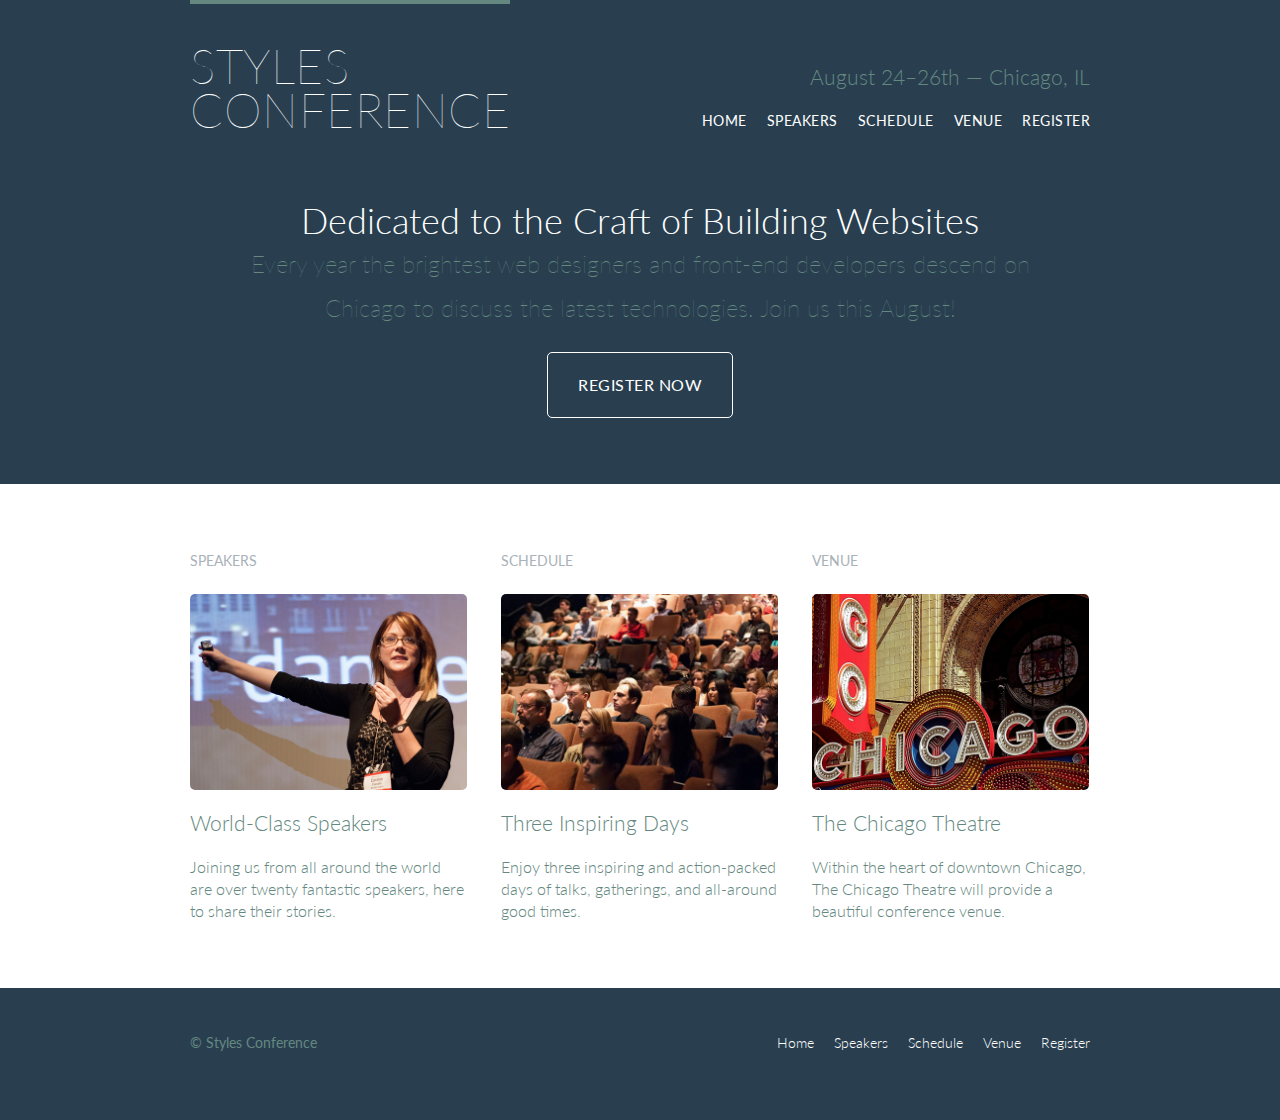
<file: index.html>
<!DOCTYPE html>

<html lang="en">
  <head>
    <meta charset="utf-8">
    <title>Styles Conference</title>
    <link rel="stylesheet" href="assets/stylesheets/main.css">
    <link rel="stylesheet"
  href="http://fonts.googleapis.com/css?family=Lato:100,300,400">
  </head>

  <body>

    <!-- Header -->

    <header class="primary-header container group">

        <h1 class="logo">
          <a href="index.html">Styles <br> Conference</a>
        </h1>

      <h3 class="tagline">August 24&ndash;26th &mdash; Chicago, IL</h3>

      <nav class="nav primary-nav">
        <ul>
          <li><a href="index.html">Home</a></li><!--
          --><li><a href="speakers.html">Speakers</a></li><!--
          --><li><a href="schedule.html">Schedule</a></li><!--
          --><li><a href="venue.html">Venue</a></li><!--
          --><li><a href="register.html">Register</a></li>
        </ul>
      </nav>

    </header>

    <!-- Hero -->

    <section class="hero container">

      <h2>Dedicated to the Craft of Building Websites</h2>

      <p>Every year the brightest web designers and front-end developers descend on Chicago to discuss the latest technologies. Join us this August!</p>

      <a class="btn btn-alt" href="register.html">Register Now</a>

    </section>

    <!-- Teasers -->

      <section class="row">
        <div class="grid">

          <!-- Speakers -->

          <section class="teaser col-1-3">
            <h5>Speakers</h5>
            <a href="speakers.html">
                <img src="assets/images/home/speakers.jpg" alt="Professional Speaker"/>
              <h3>World-Class Speakers</h3>
            </a>
            <p>Joining us from all around the world are over twenty fantastic speakers, here to share their stories.</p>
          </section>

          <!--Schedule-->

          <section class="teaser col-1-3">
            <h5>Schedule</h5>
            <a href="schedule.html">
                <img src="assets/images/home/schedule.jpg" alt="Professional Schedules"/>
              <h3>Three Inspiring Days</h3>
            </a>
            <p>Enjoy three inspiring and action-packed days of talks, gatherings, and all-around good times.</p>
          </section>

          <!--Venue-->

          <section class="teaser col-1-3">
            <h5>Venue</h5>
            <a href="venue.html">
                <img src="assets/images/home/venue.jpg" alt="Professional Venue"/> 
              <h3>The Chicago Theatre</h3>
            </a>
            <p>Within the heart of downtown Chicago, The Chicago Theatre will provide a beautiful conference venue.</p>
          </section>
        </div>
      </section>

    <!-- Footer -->

    <footer class="primary-footer container group">
      <small>&copy; Styles Conference</small>
      <nav class="nav">
        <ul>
          <li><a href="index.html">Home</a></li><!--
          --><li><a href="speakers.html">Speakers</a></li><!--
          --><li><a href="schedule.html">Schedule</a></li><!--
          --><li><a href="venue.html">Venue</a></li><!--
          --><li><a href="register.html">Register</a></li>
        </ul>
      </nav>
    </footer>

  </body>
</html>
</file>
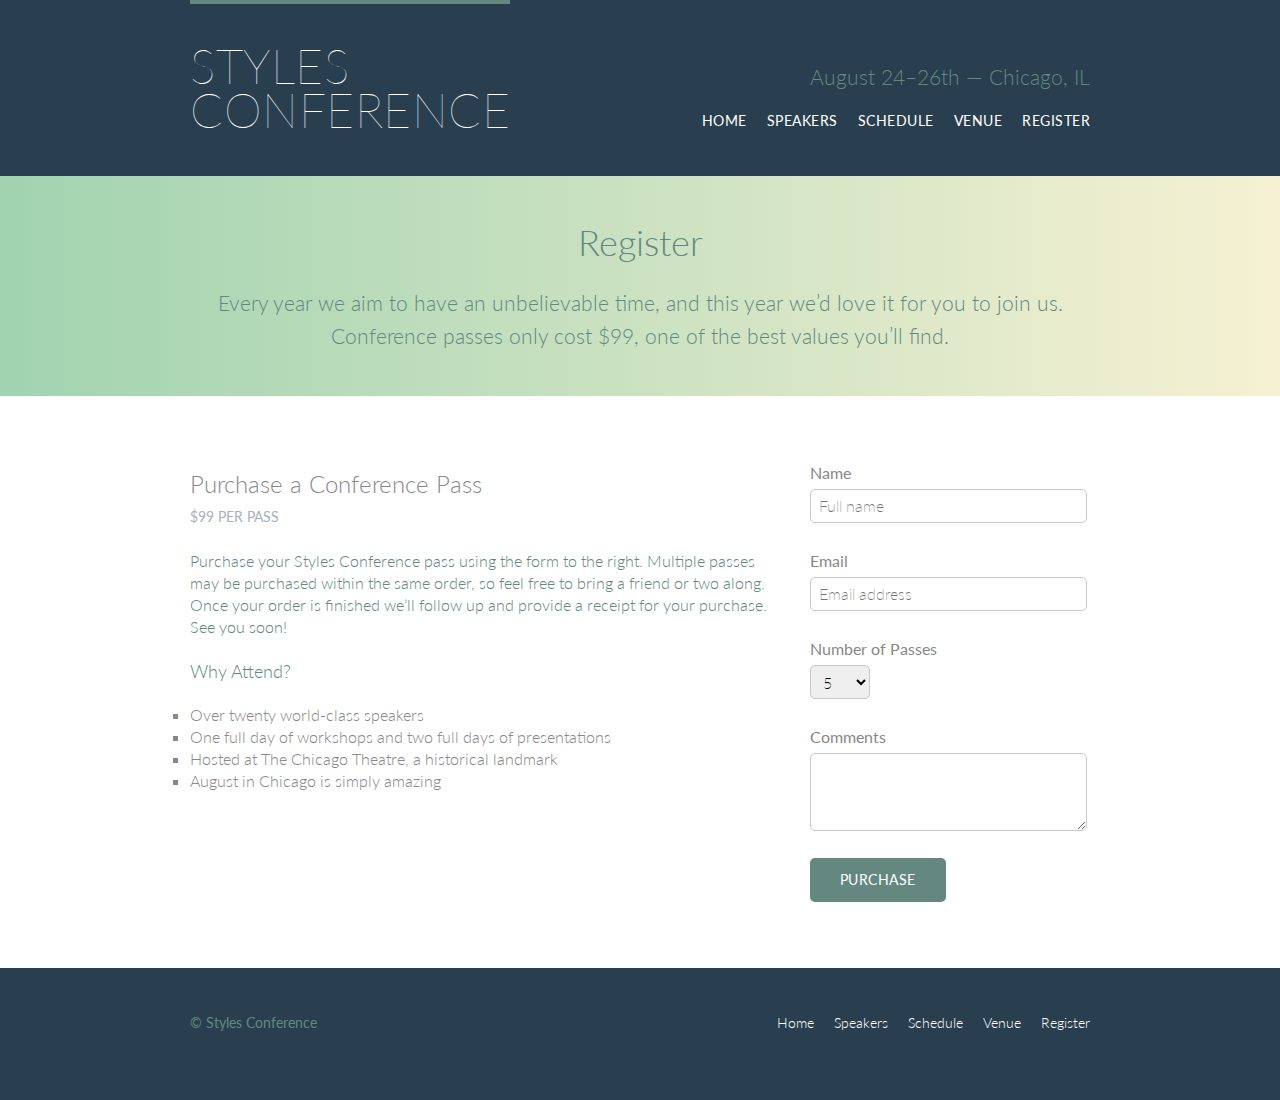
<file: register.html>
<!DOCTYPE html>

<html lang="en">
  <head>
    <meta charset="utf-8">
    <title>Styles Conference</title>
    <link rel="stylesheet" href="assets/stylesheets/main.css">
    <link rel="stylesheet"
  href="http://fonts.googleapis.com/css?family=Lato:100,300,400">
  </head>

  <body>

    <!-- Header -->

    <header class="primary-header container group">

      <h1 class="logo">
        <a href="index.html">Styles <br> Conference</a>
      </h1>

      <h3 class="tagline">August 24&ndash;26th &mdash; Chicago, IL</h3>

      <nav class="nav primary-nav">
        <ul>
          <li><a href="index.html">Home</a></li><!--
          --><li><a href="speakers.html">Speakers</a></li><!--
          --><li><a href="schedule.html">Schedule</a></li><!--
          --><li><a href="venue.html">Venue</a></li><!--
          --><li><a href="register.html">Register</a></li>
        </ul>
      </nav>

    </header>

    <!-- Lead -->

    <section class="row-alt">
      <div class="lead container">

        <h1>Register</h1>

        <p>Every year we aim to have an unbelievable time, and this year we&#8217;d love it for you to join us. Conference passes only cost $99, one of the best values you&#8217;ll find.</p>

      </div>
    </section>

    <!-- Registration -->
    <section class="row">
      <div class="grid">
        <section class="col-2-3">
          <h2>Purchase a Conference Pass</h2>
          <h5>$99 per Pass</h5>

          <p>Purchase your Styles Conference pass using the form to the right. Multiple passes may be purchased within the same order, so feel free to bring a friend or two along. Once your order is finished we&#8217;ll follow up and provide a receipt for your purchase. See you soon!</p>

          <h4>Why Attend?</h4>

          <ul class="why-attend">
            <li>Over twenty world-class speakers</li>
            <li>One full day of workshops and two full days of presentations</li>
            <li>Hosted at The Chicago Theatre, a historical landmark</li>
            <li>August in Chicago is simply amazing</li>
          </ul>
        </section><!--

        --><form class="col-1-3" action="#" method="post">

              <fieldset class="register-group">

                <label>
                  Name
                  <input type="text" name="name" placeholder="Full name" required>
                </label>

                <label>
                  Email
                  <input type="email" name="email" placeholder="Email address" required>
                </label>

                <label>
                  Number of Passes
                    <select name="quantity" required>
                      <option value="1" selected>1</option>
                      <option value="2" selected>2</option>
                      <option value="3" selected>3</option>
                      <option value="4" selected>4</option>
                      <option value="5" selected>5</option>
                    </select>
                </label>

                <label>
                  Comments
                  <textarea name="comments"></textarea>
                </label>

              </fieldset>

              <input class="btn btn-default" type="submit" name="submit" value="Purchase">

        </form>

      </div>

    </section>

    <footer class="primary-footer container group">
      <small>&copy; Styles Conference</small>
      <nav class="nav">
        <ul>
          <li><a href="index.html">Home</a></li><!--
          --><li><a href="speakers.html">Speakers</a></li><!--
          --><li><a href="schedule.html">Schedule</a></li><!--
          --><li><a href="venue.html">Venue</a></li><!--
          --><li><a href="register.html">Register</a></li>
        </ul>
      </nav>
    </footer>
  </body>
</html>
</file>
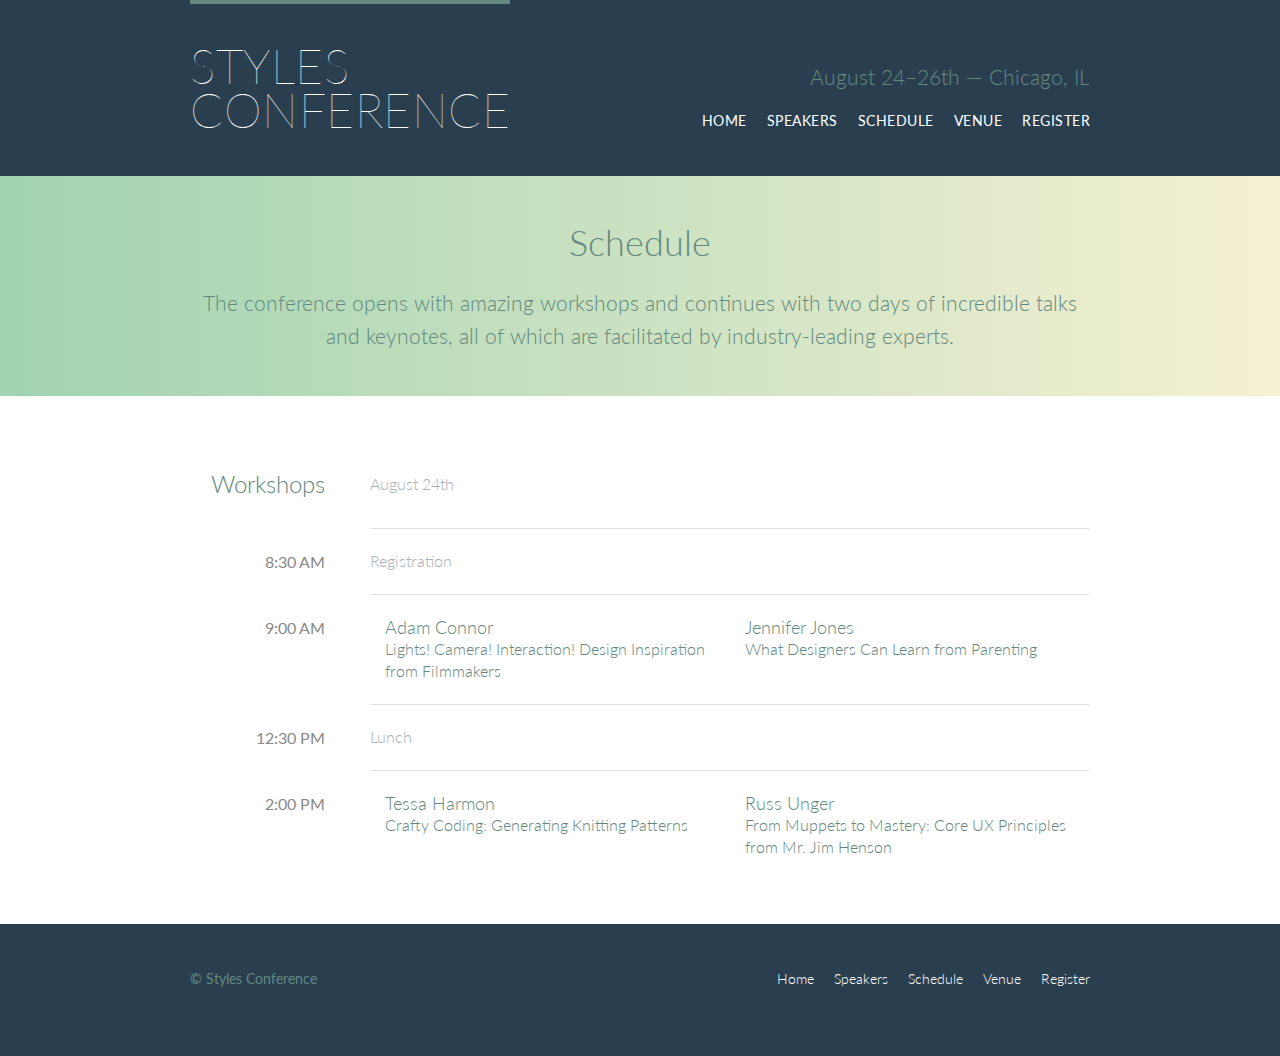
<file: schedule.html>
<!DOCTYPE html>

<html lang="en">
  <head>
    <meta charset="utf-8">
    <title>Styles Conference</title>
    <link rel="stylesheet" href="assets/stylesheets/main.css">
    <link rel="stylesheet"
  href="http://fonts.googleapis.com/css?family=Lato:100,300,400">
  </head>

  <body>

    <!-- Header -->

    <header class="primary-header container group">

      <h1 class="logo">
        <a href="index.html">Styles <br> Conference</a>
      </h1>

      <h3 class="tagline">August 24&ndash;26th &mdash; Chicago, IL</h3>

      <nav class="nav primary-nav">
        <ul>
          <li><a href="index.html">Home</a></li><!--
          --><li><a href="speakers.html">Speakers</a></li><!--
          --><li><a href="schedule.html">Schedule</a></li><!--
          --><li><a href="venue.html">Venue</a></li><!--
          --><li><a href="register.html">Register</a></li>
        </ul>
      </nav>

    </header>

    <!-- Lead -->

    <section class="row-alt">
      <div class="lead container">

        <h1>Schedule</h1>

        <p>The conference opens with amazing workshops and continues with two days of incredible talks and keynotes, all of which are facilitated by industry-leading experts.</p>

      </div>
    </section>

    <!-- Main Content -->

    <section class="row">
      <div class="container">

        <table>
          <thead>
            <tr>
              <th scope="row">
                Workshops
              </th>
              <td class="schedule-offset"colspan="2">
                August 24th
              </td>
            </tr>
          </thead>
          <tbody>
            <tr>
              <th scope="row">
                <time datetime="08:30:00">8:30 AM</time>
              </th>
              <td class="schedule-offset" colspan="2">
                Registration
              </td>
            </tr>
            <tr>
              <th scope="row">
                <time datetime="09:00:00">9:00 AM</time>
              </th>
              <td>
                <a href="speakers.html#adam-connor">
                  <h4>Adam Connor</h4>
                  Lights! Camera! Interaction! Design Inspiration from Filmmakers
                </a>
              </td>
              <td>
                <a href="speakers.html#jennifer-jones">
                  <h4>Jennifer Jones</h4>
                  What Designers Can Learn from Parenting
                </a>
              </td>
            </tr>
            <tr>
              <th scope="row">
                <time datetime="12:30:00">12:30 PM</time>
              </th>
              <td class="schedule-offset" colspan="2">
                Lunch
              </td>
            </tr>
            <tr>
              <th scope="row">
                <time datetime="14:00">2:00 PM</time>
              </th>
              <td>
                <a href="speakers.html#tessa-harmon">
                  <h4>Tessa Harmon</h4>
                  Crafty Coding: Generating Knitting Patterns
                </a>
              </td>
              <td>
                <a href="speakers.html#russ-unger">
                  <h4>Russ Unger</h4>
                  From Muppets to Mastery: Core UX Principles from Mr. Jim Henson
                </a>
              </td>
            </tr>
          </tbody>
        </table>

      </div>
    </section>

    <footer class="primary-footer container group">
      <small>&copy; Styles Conference</small>
      <nav class="nav">
        <ul>
          <li><a href="index.html">Home</a></li><!--
          --><li><a href="speakers.html">Speakers</a></li><!--
          --><li><a href="schedule.html">Schedule</a></li><!--
          --><li><a href="venue.html">Venue</a></li><!--
          --><li><a href="register.html">Register</a></li>
        </ul>
      </nav>
    </footer>
  </body>
</html>
</file>
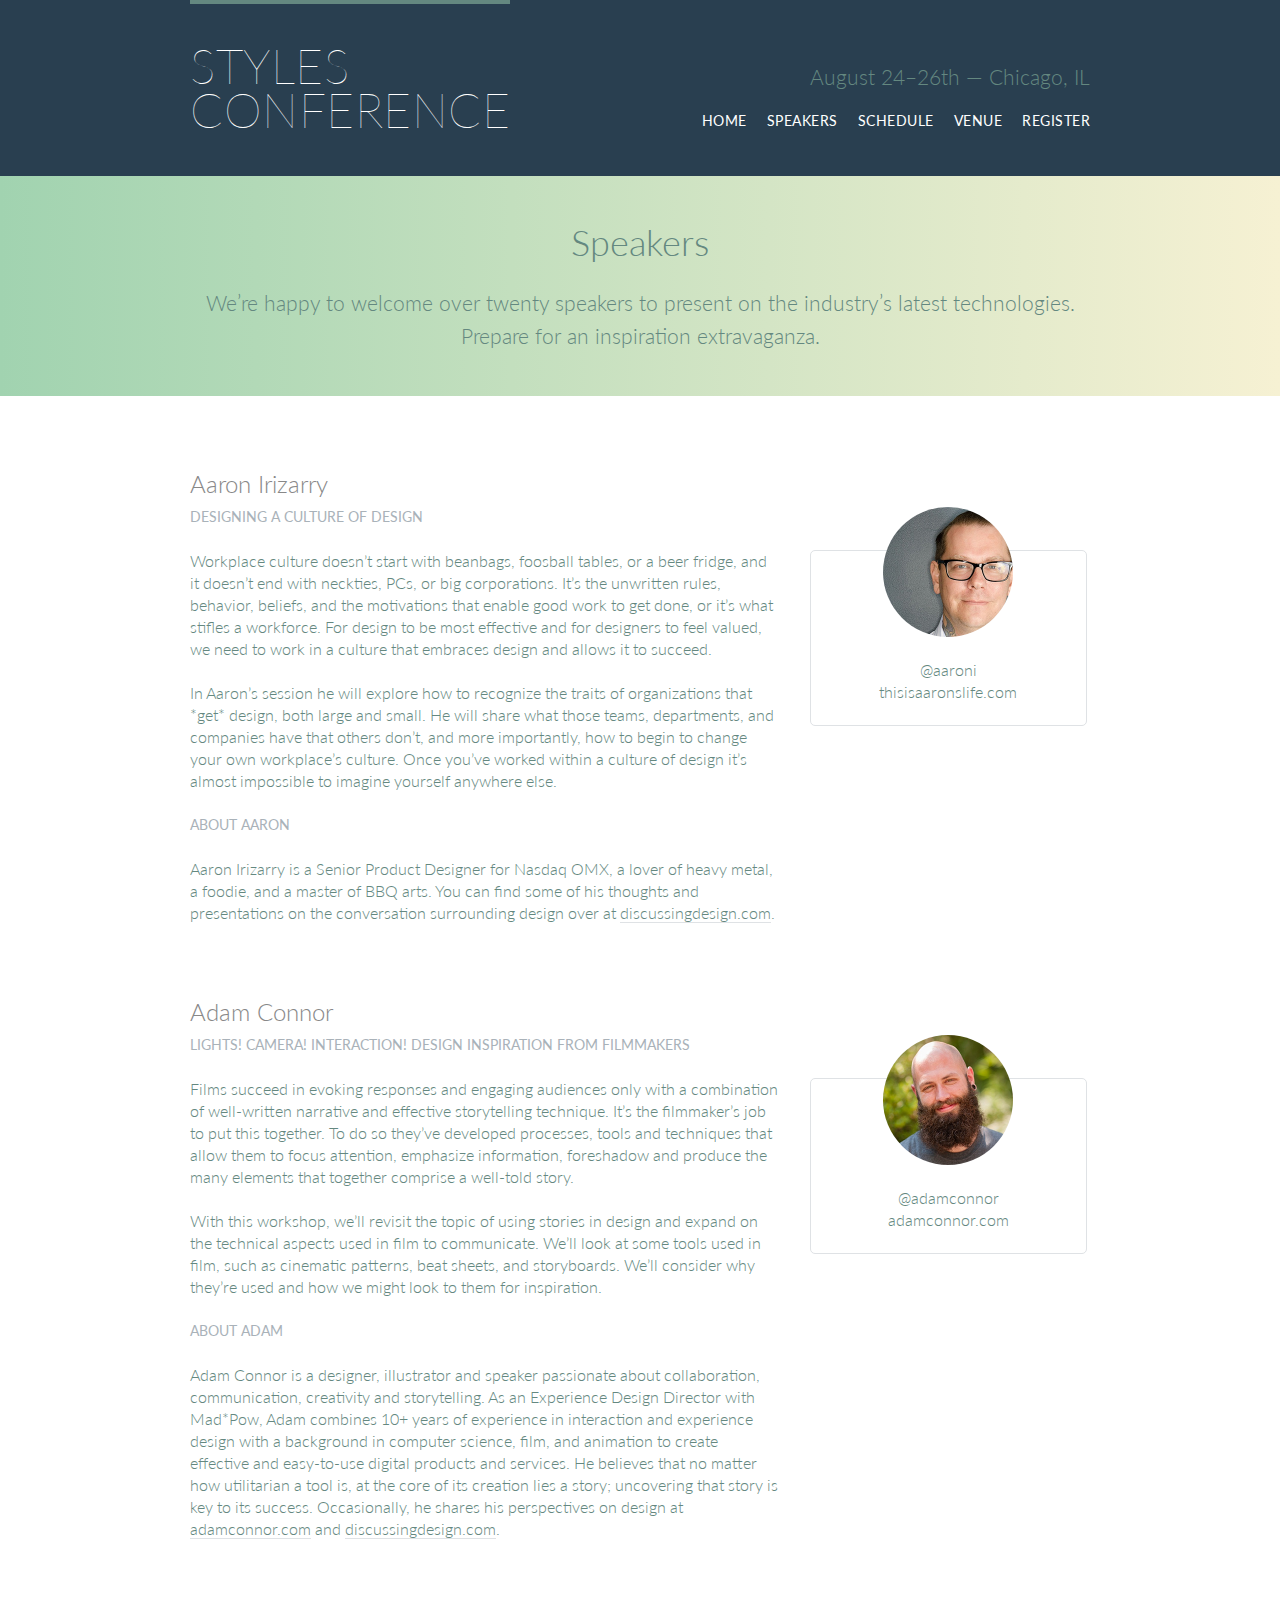
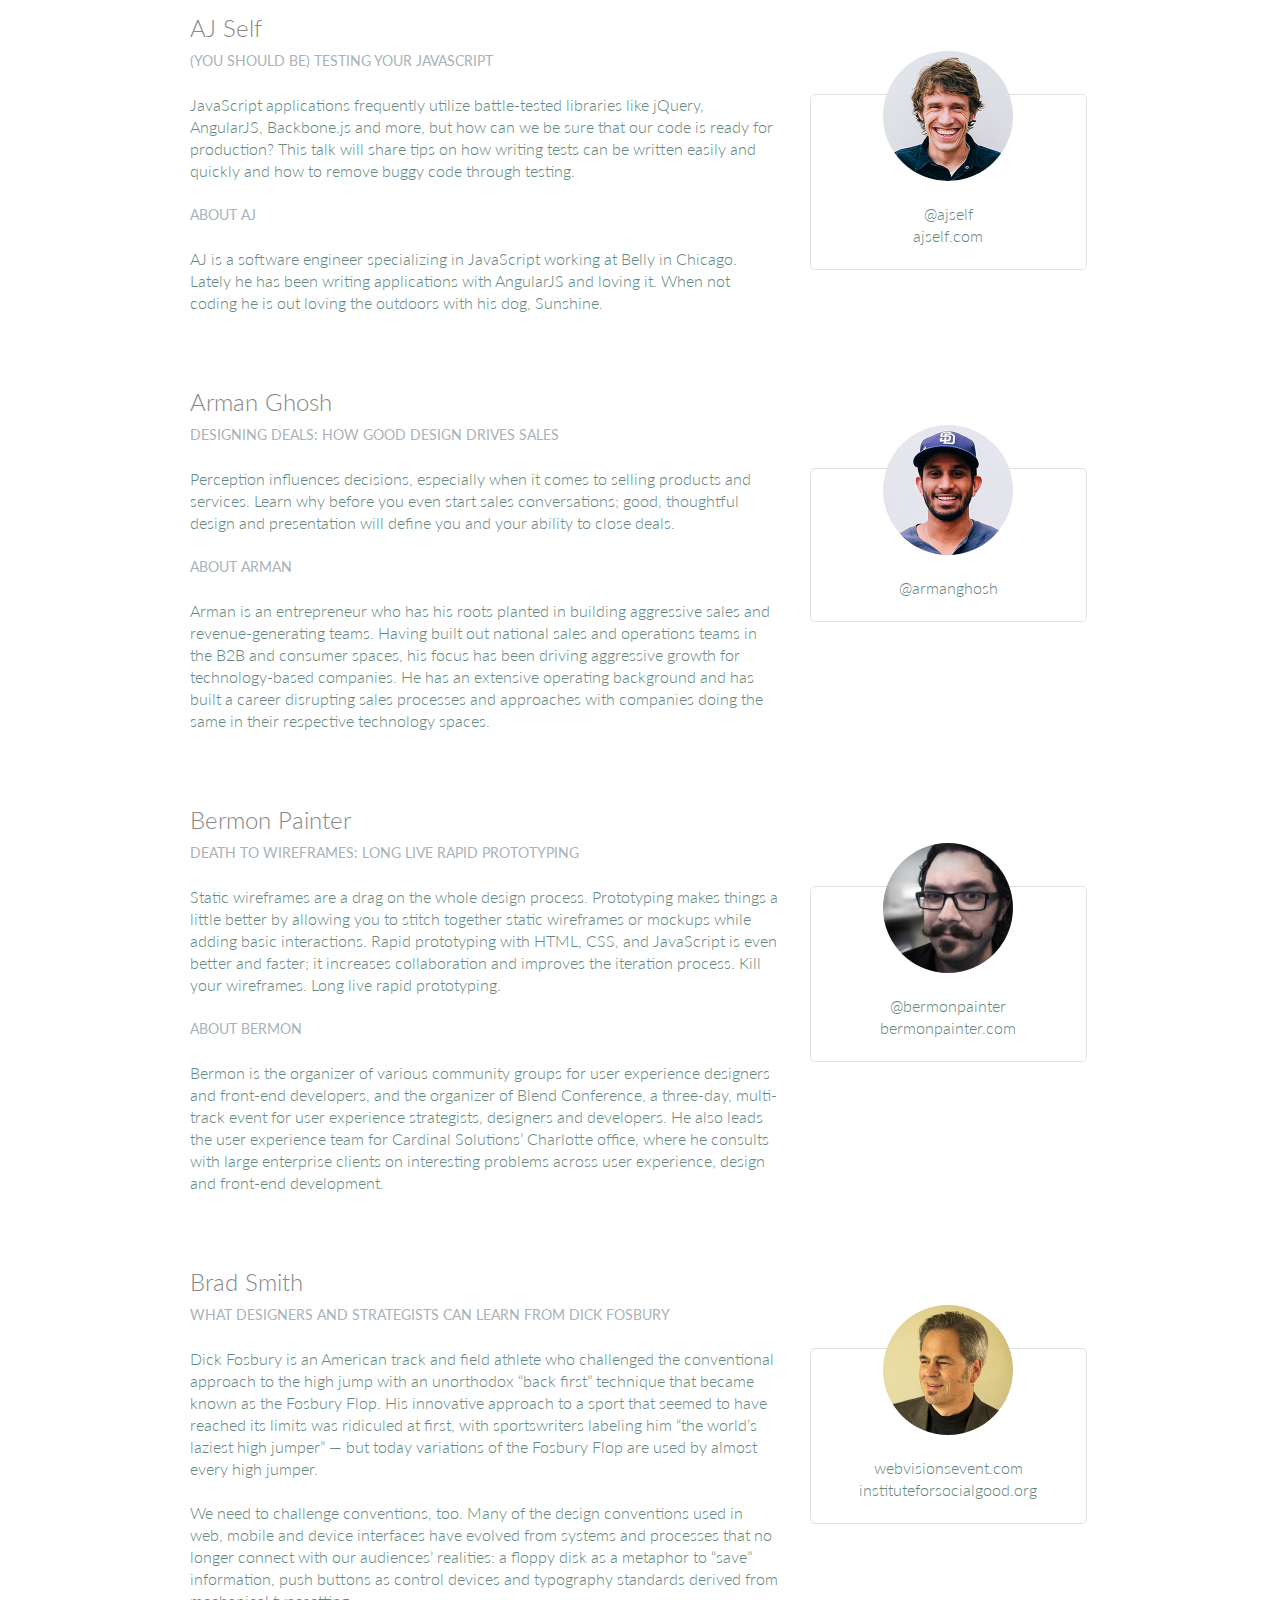
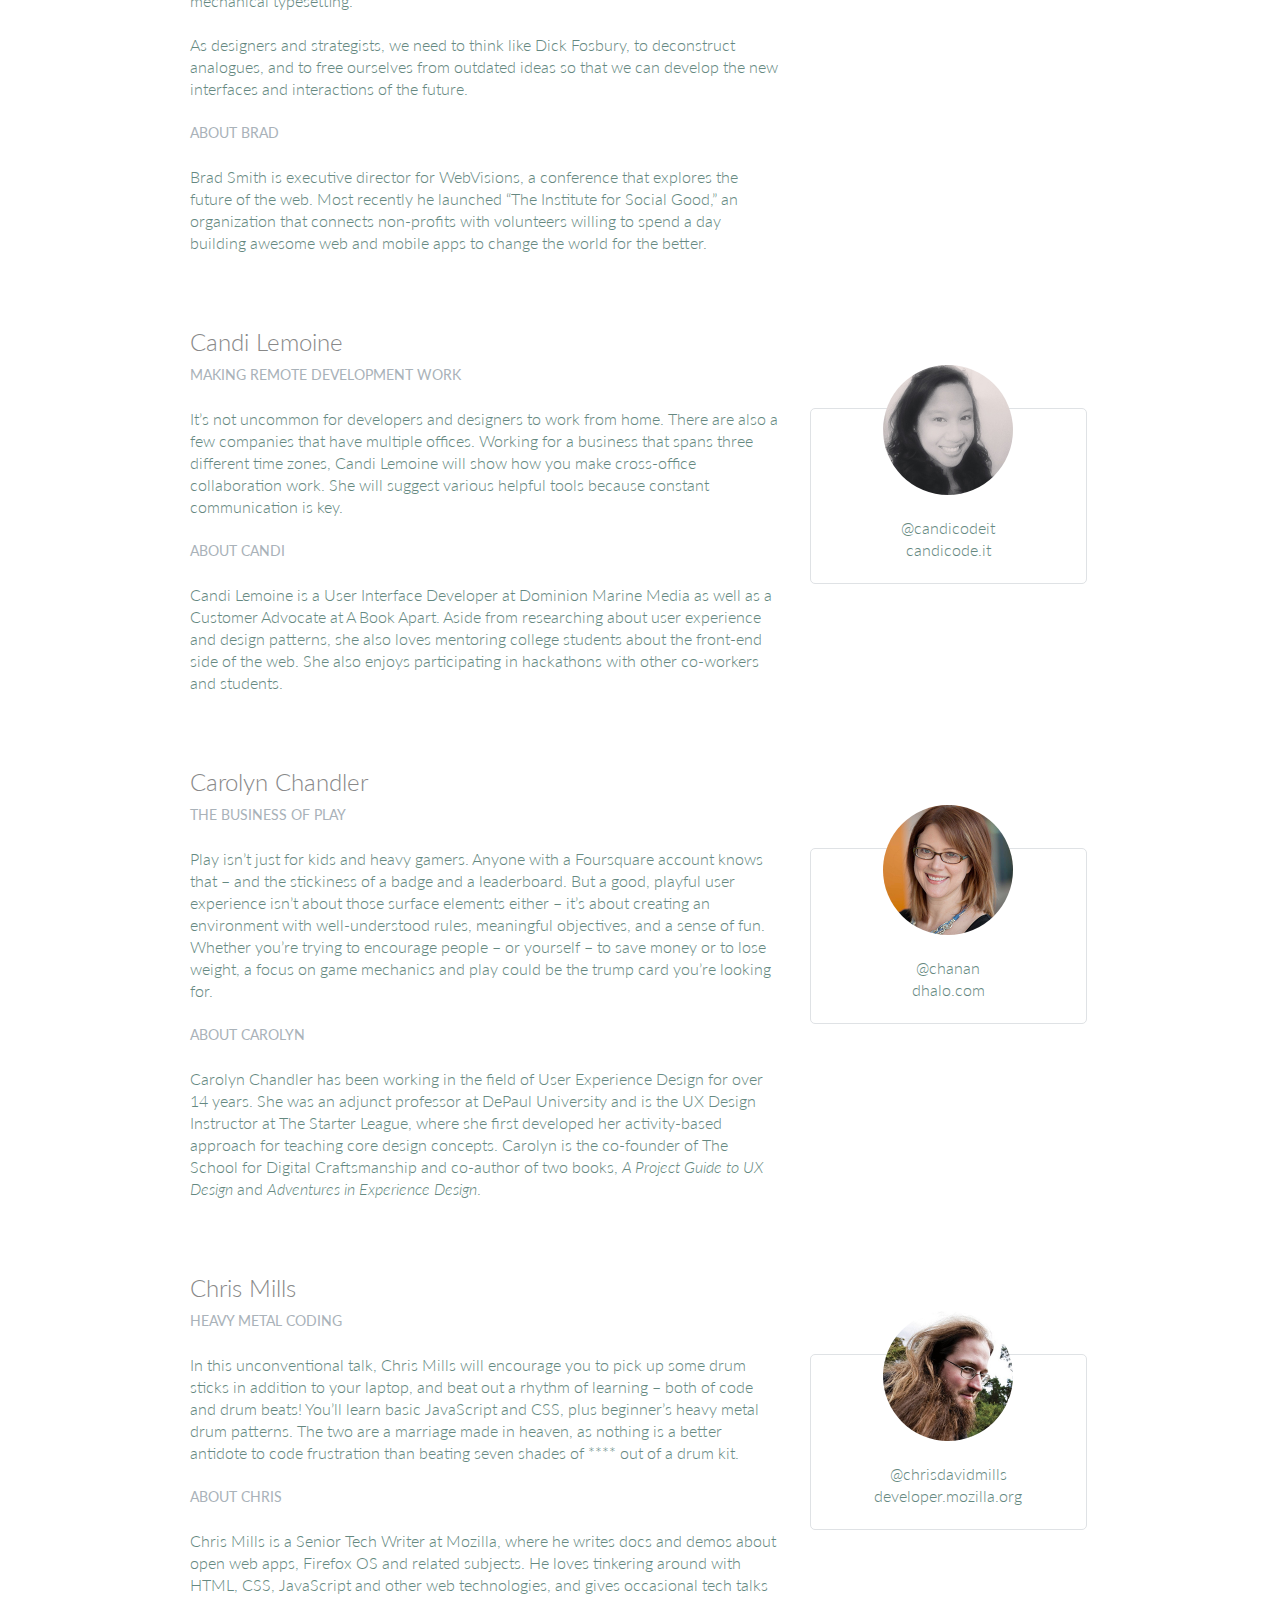
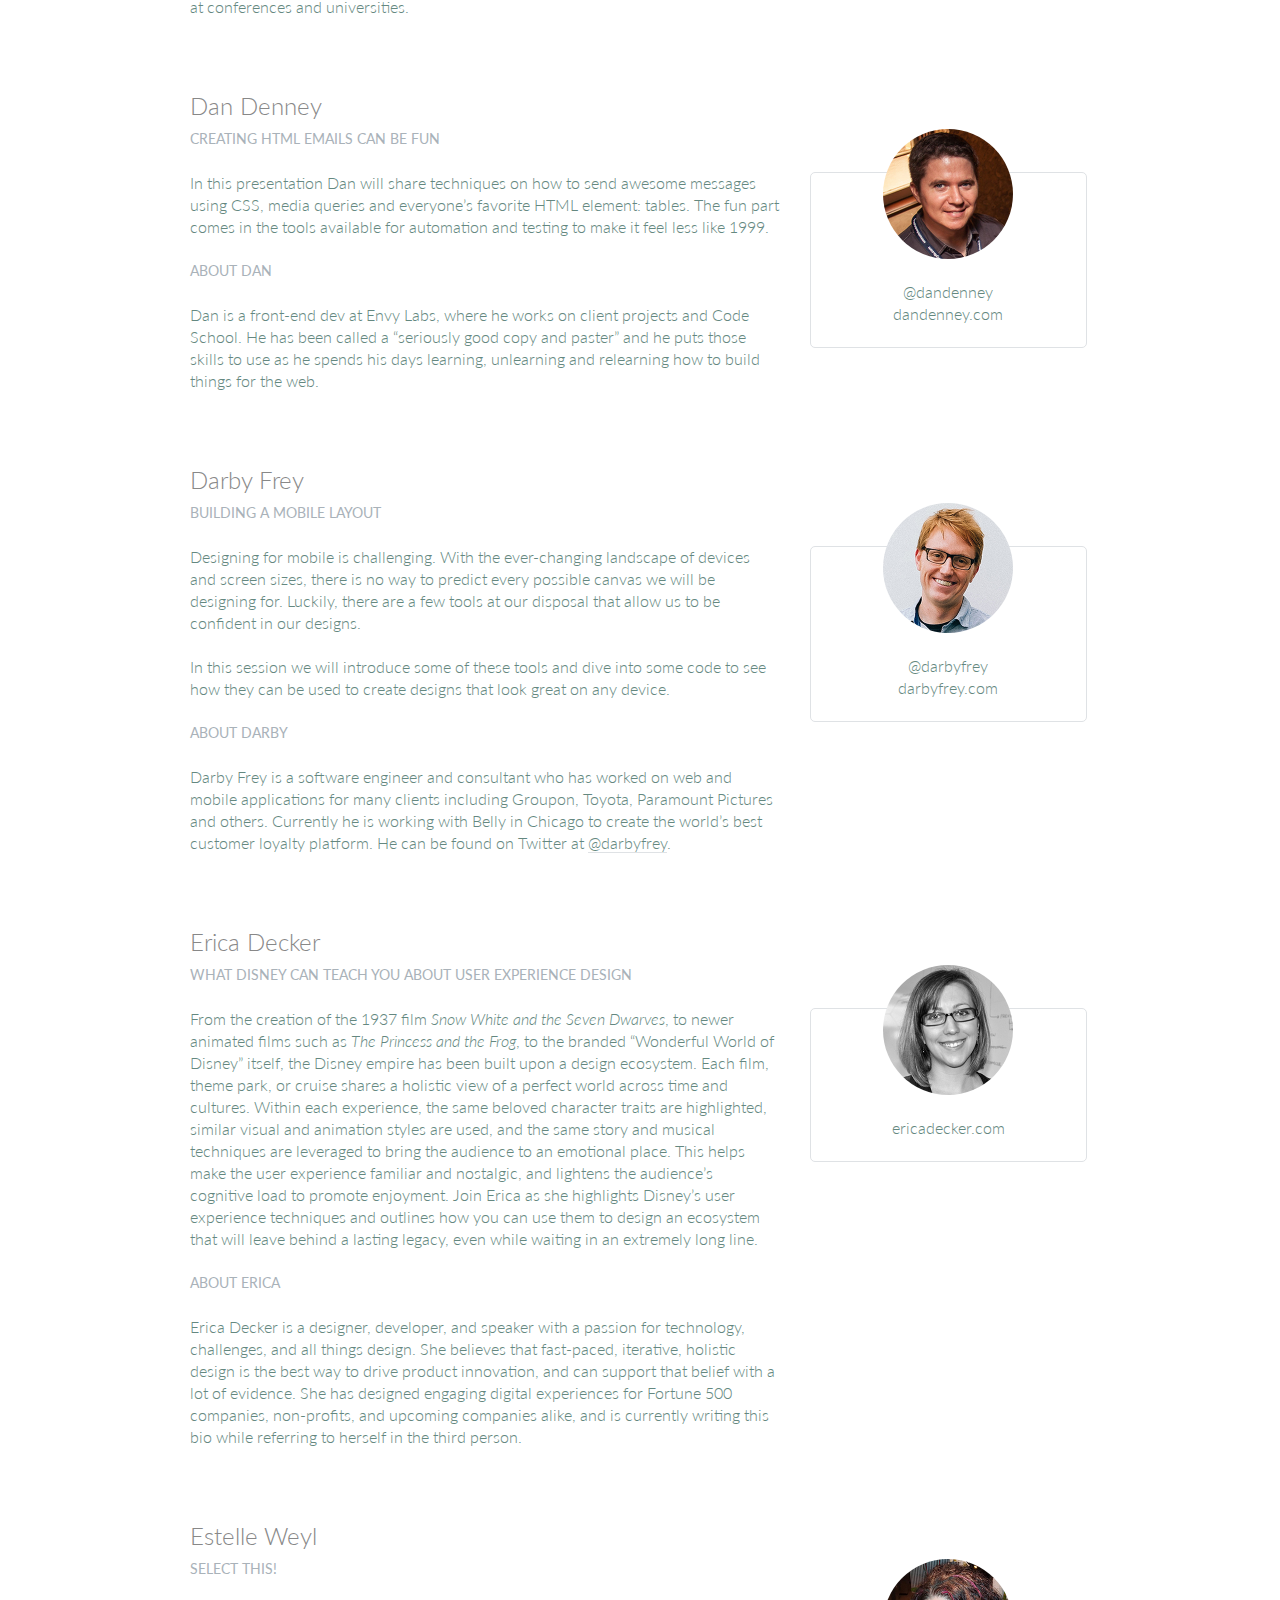
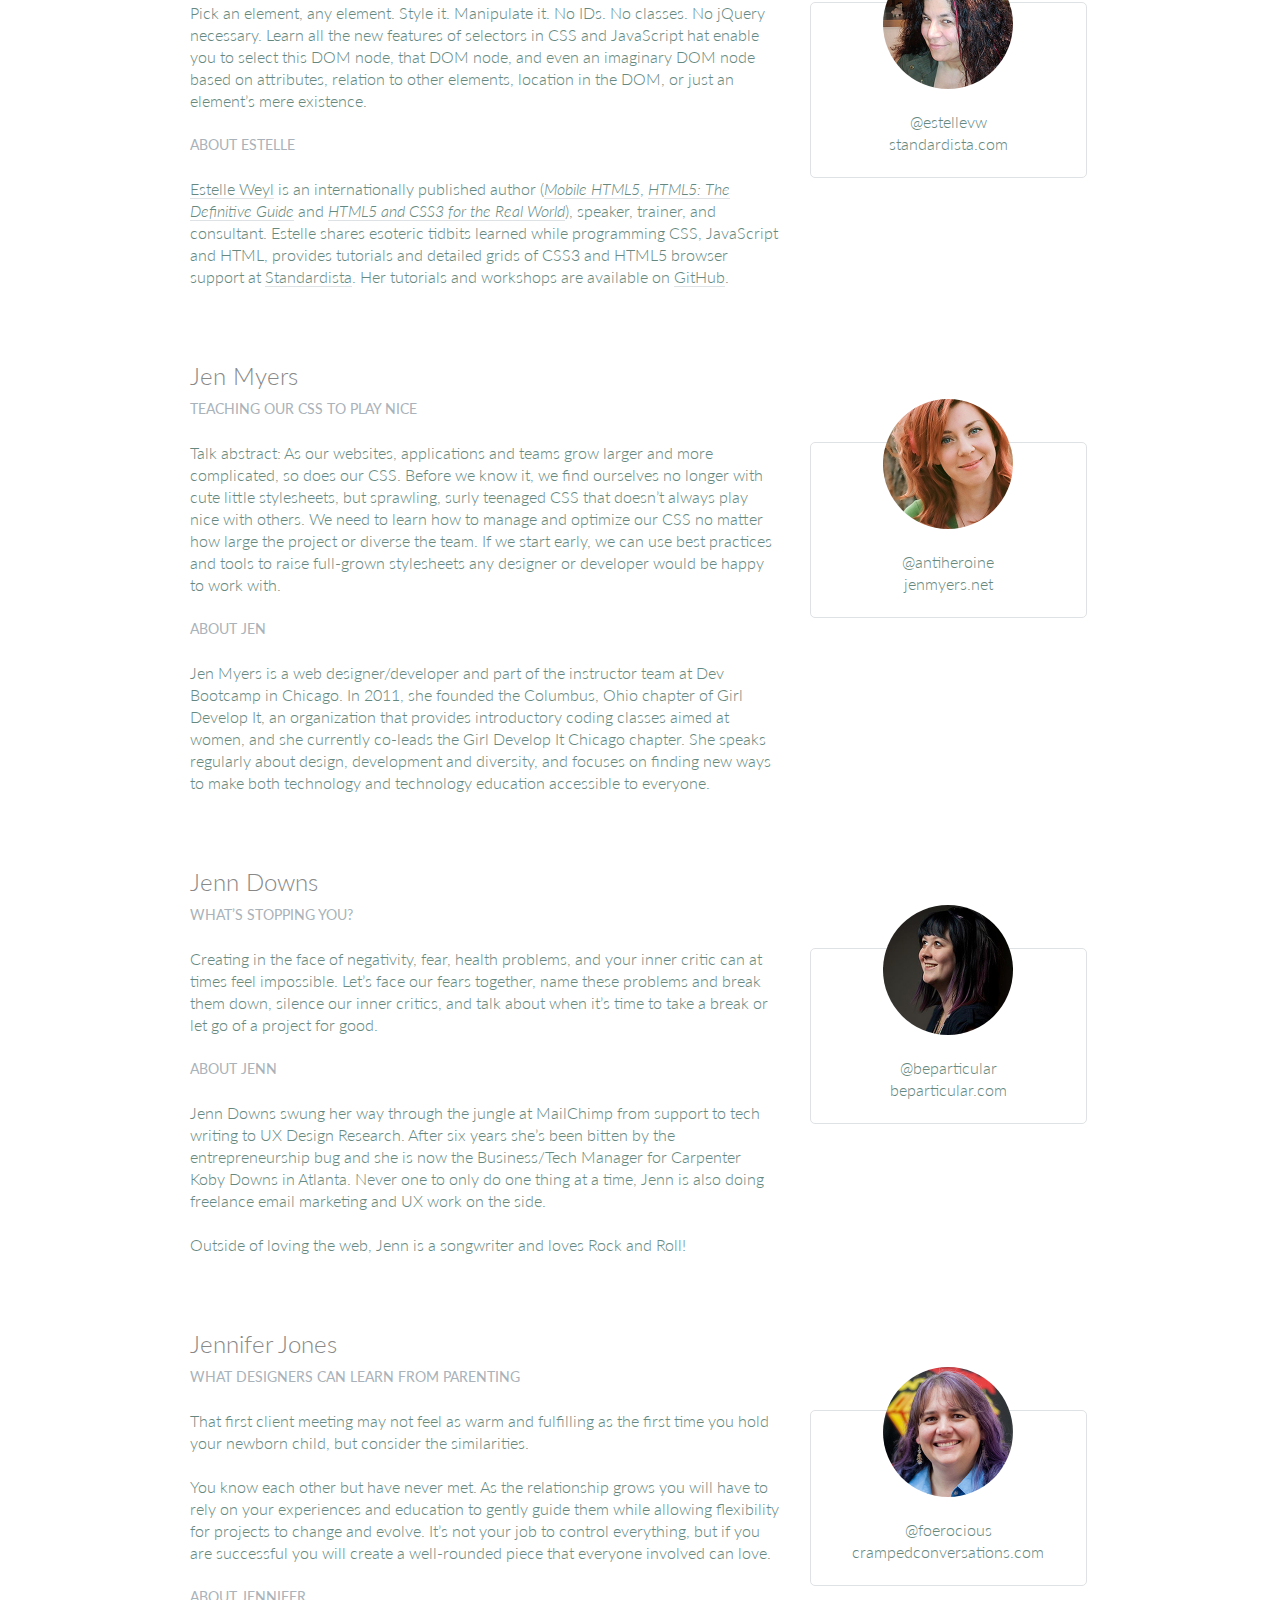
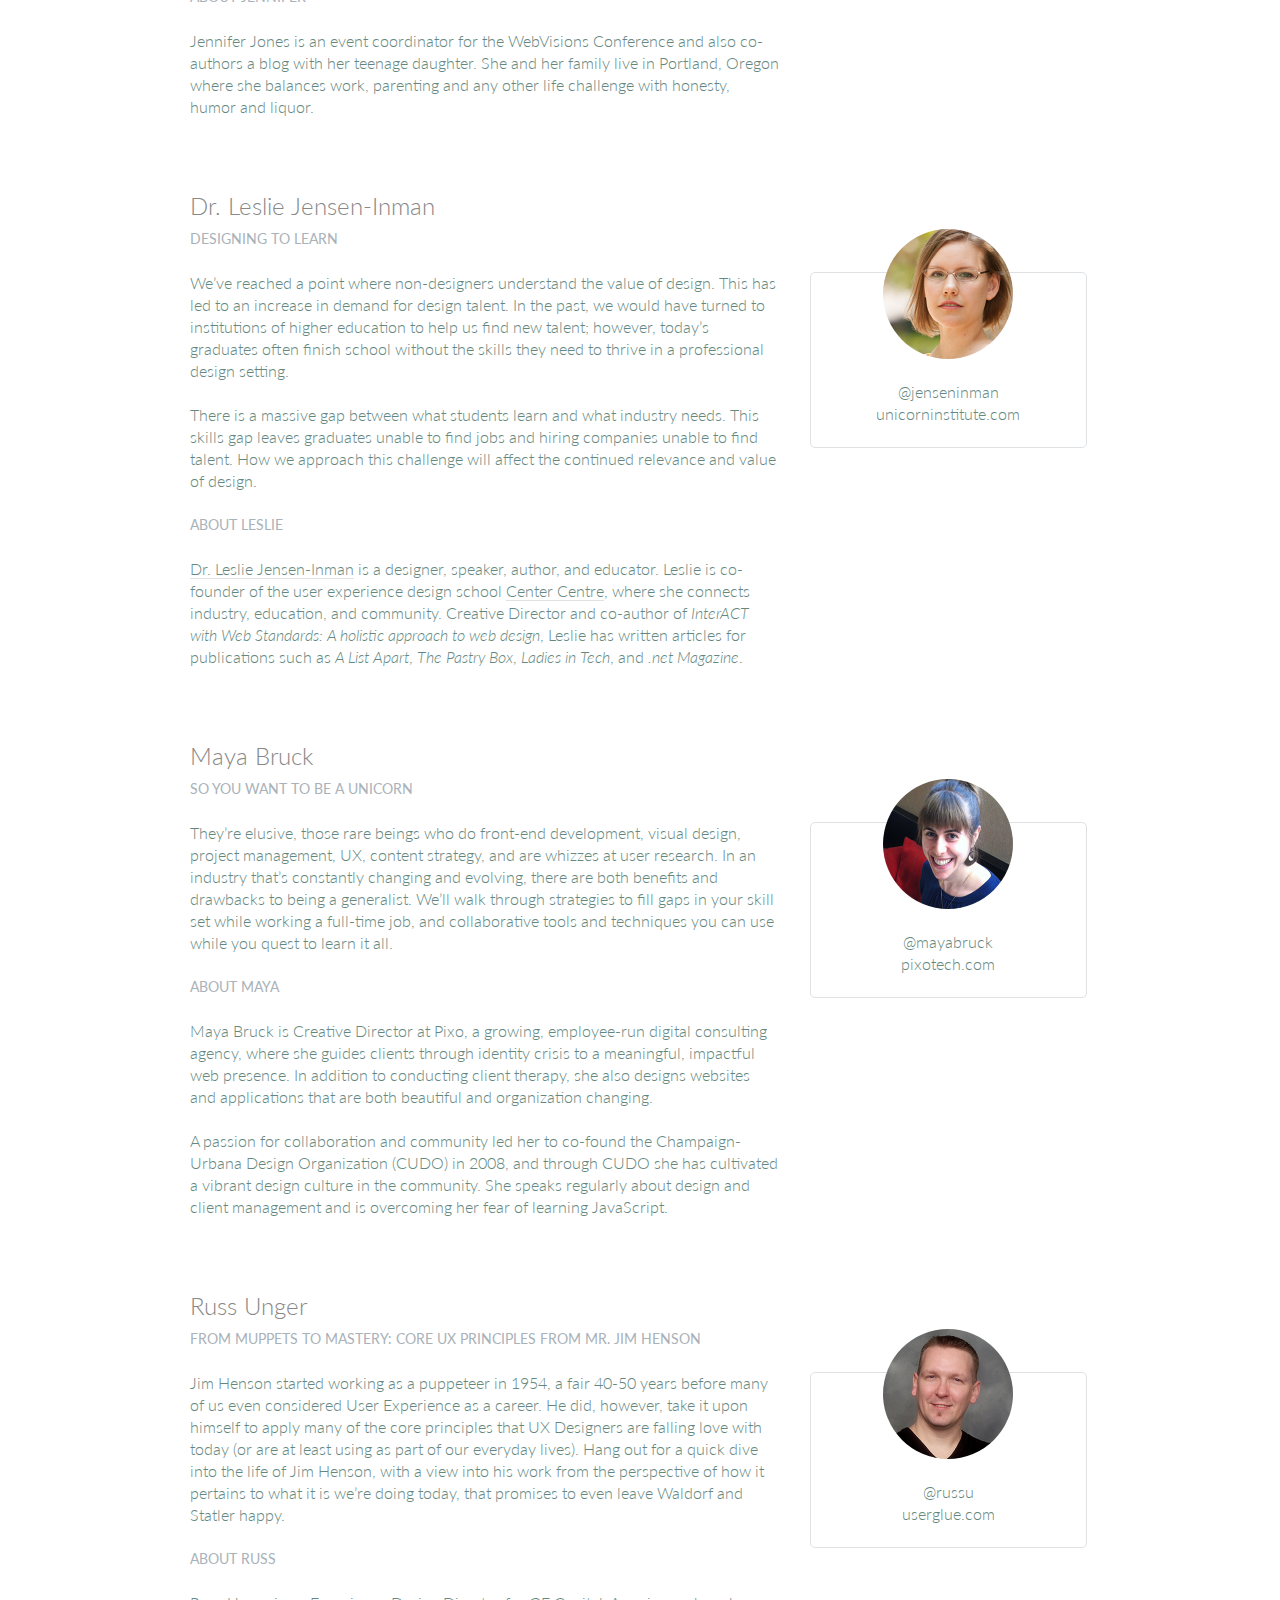
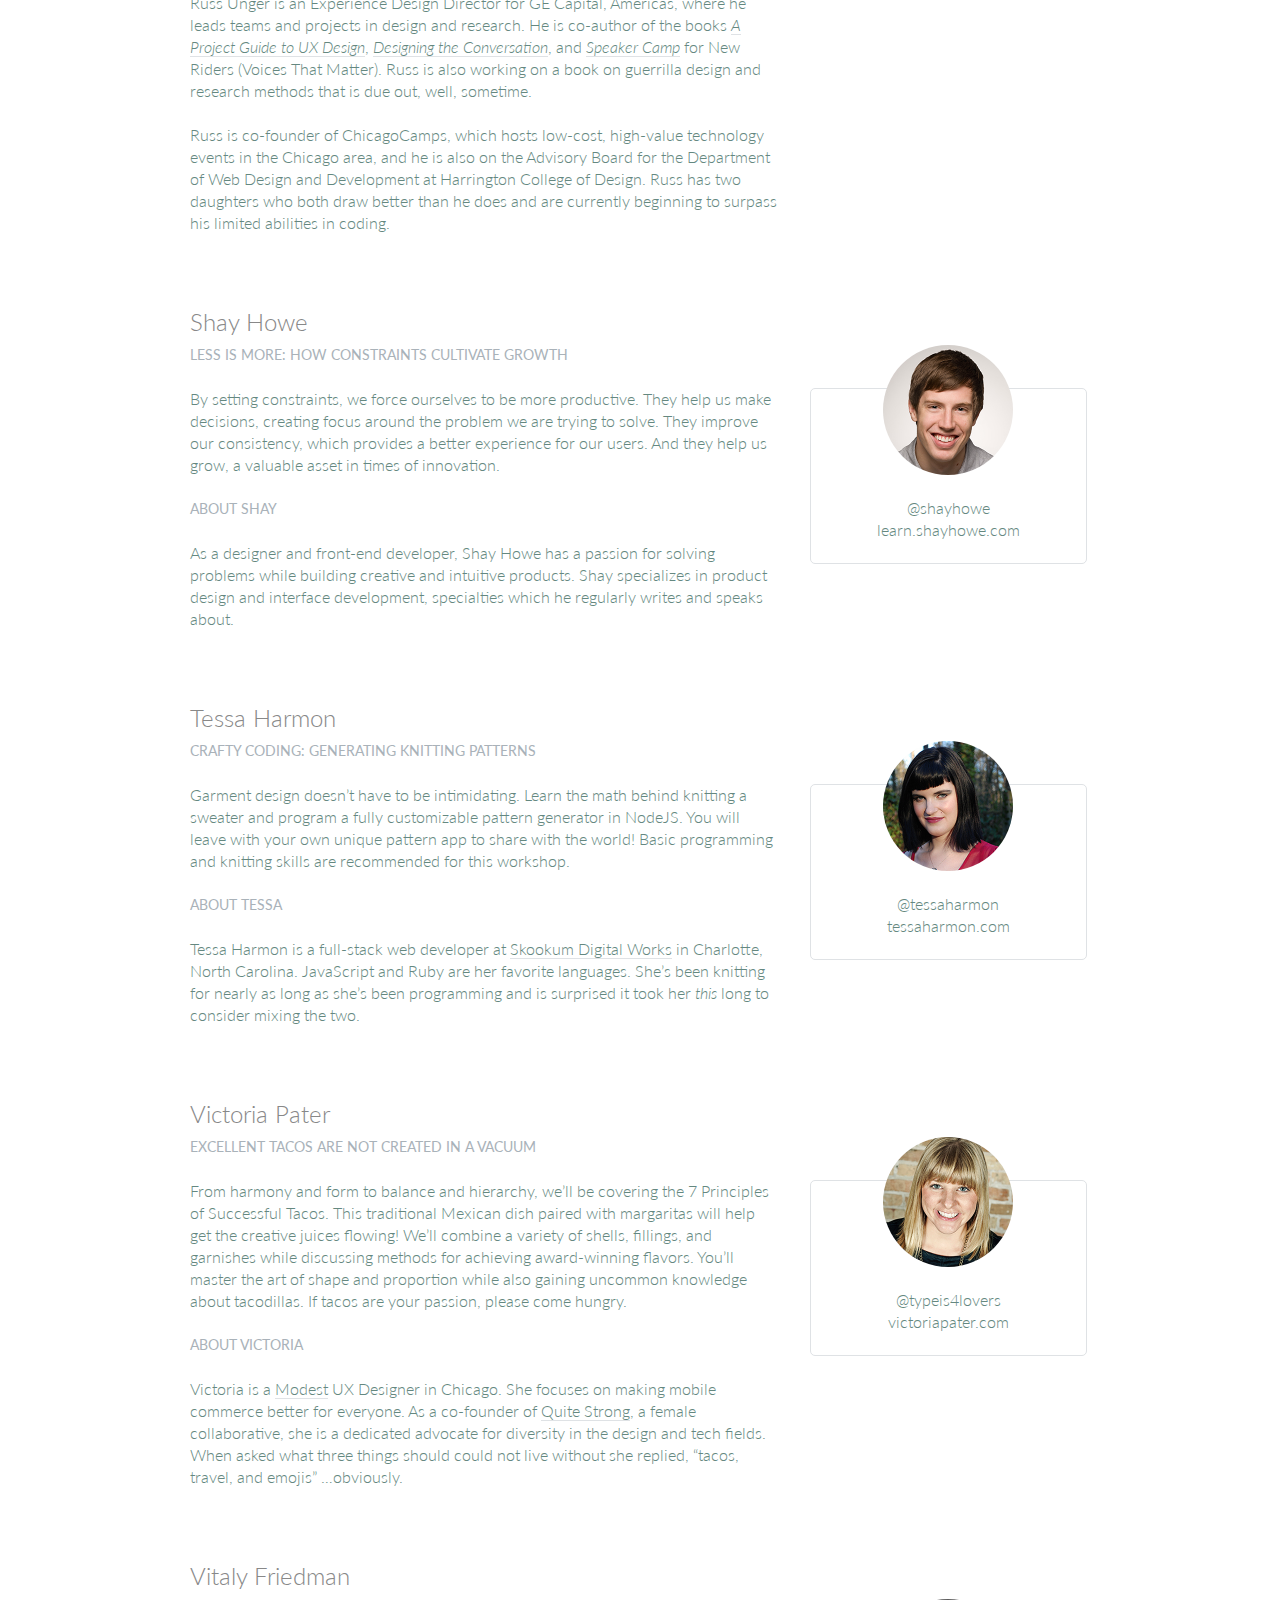
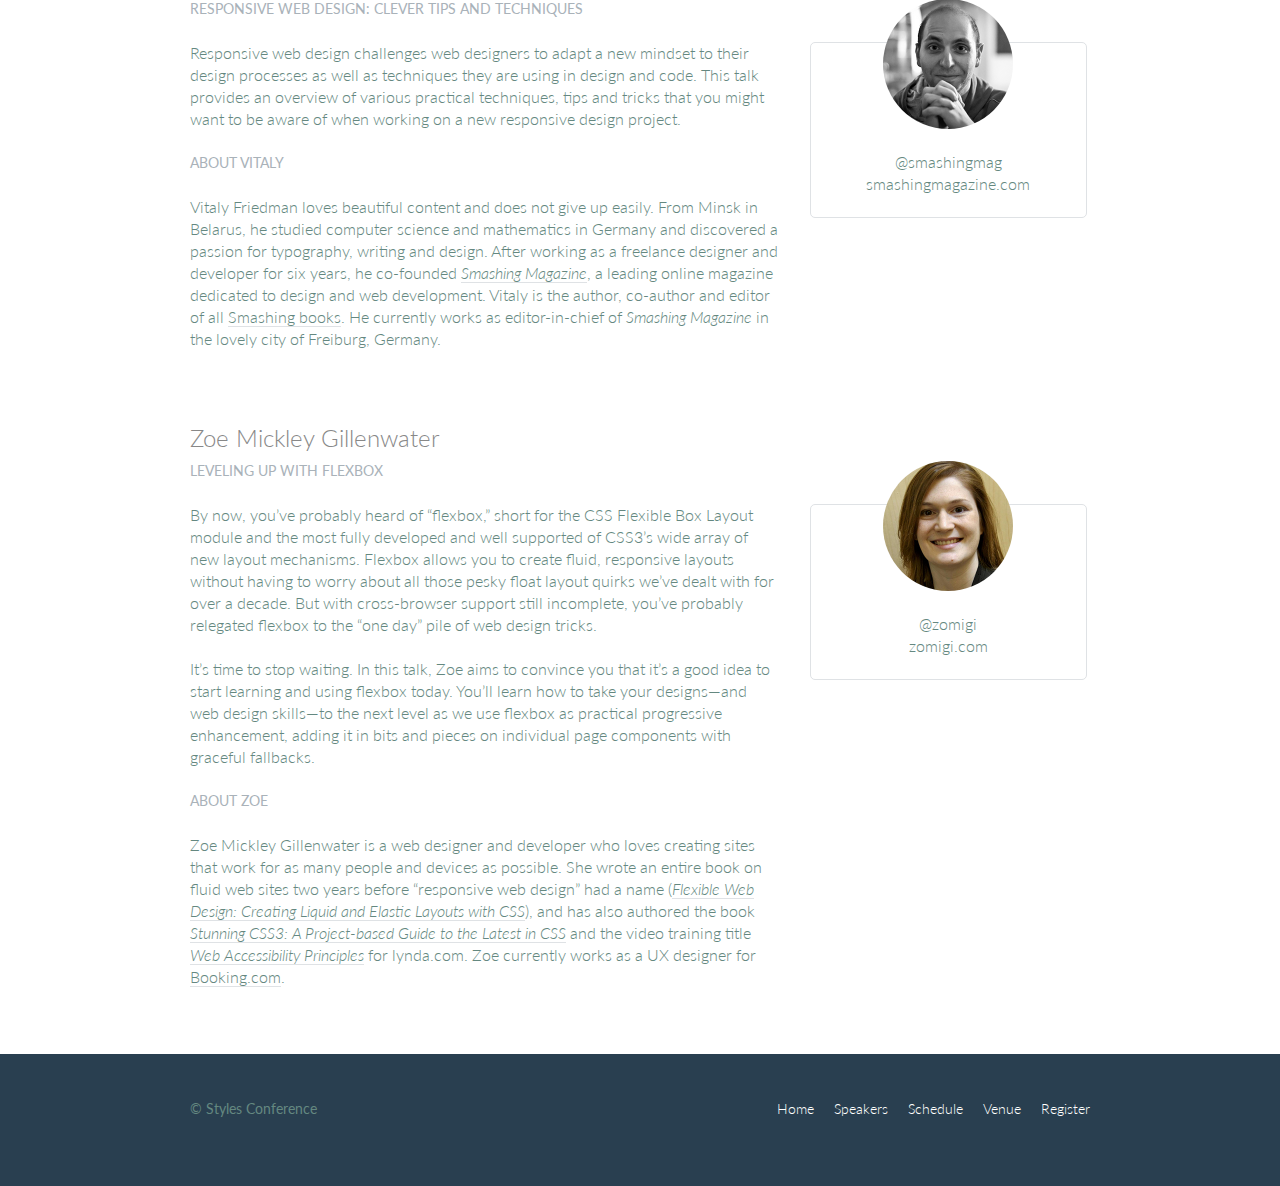
<file: speakers.html>
<!DOCTYPE html>

<html lang="en">
  <head>
    <meta charset="utf-8">
    <title>Styles Conference</title>
    <link rel="stylesheet" href="assets/stylesheets/main.css">
    <link rel="stylesheet"
  href="http://fonts.googleapis.com/css?family=Lato:100,300,400">
  </head>

  <body>

    <!-- Header -->

    <header class="primary-header container group">

      <h1 class="logo">
        <a href="index.html">Styles <br> Conference</a>
      </h1>

      <h3 class="tagline">August 24&ndash;26th &mdash; Chicago, IL</h3>

      <nav class="nav primary-nav">
        <ul>
          <li><a href="index.html">Home</a></li><!--
          --><li><a href="speakers.html">Speakers</a></li><!--
          --><li><a href="schedule.html">Schedule</a></li><!--
          --><li><a href="venue.html">Venue</a></li><!--
          --><li><a href="register.html">Register</a></li>
        </ul>
      </nav>

    </header>

    <!-- Lead -->

    <section class="row-alt">
      <div class="lead container">

        <h1>Speakers</h1>

        <p>We&#8217;re happy to welcome over twenty speakers to present on the industry&#8217;s latest technologies. Prepare for an inspiration extravaganza.</p>

      </div>
    </section>

    <!-- Main content -->

    <section class="row">
      <div class="grid">

        <!-- Aaron Irizarry -->

        <section class="speaker" id="aaron-irizarry">

          <div class="col-2-3">

            <h2>Aaron Irizarry</h2>
            <h5>Designing a Culture of Design</h5>

            <p>Workplace culture doesn&#8217;t start with beanbags, foosball tables, or a beer fridge, and it doesn&#8217;t end with neckties, PCs, or big corporations. It&#8217;s the unwritten rules, behavior, beliefs, and the motivations that enable good work to get done, or it&#8217;s what stifles a workforce. For design to be most effective and for designers to feel valued, we need to work in a culture that embraces design and allows it to succeed.</p>

            <p>In Aaron&#8217;s session he will explore how to recognize the traits of organizations that *get* design, both large and small. He will share what those teams, departments, and companies have that others don&#8217;t, and more importantly, how to begin to change your own workplace&#8217;s culture. Once you&#8217;ve worked within a culture of design it&#8217;s almost impossible to imagine yourself anywhere else.</p>

            <h5>About Aaron</h5>

            <p>Aaron Irizarry is a Senior Product Designer for Nasdaq OMX, a lover of heavy metal, a foodie, and a master of BBQ arts. You can find some of his thoughts and presentations on the conversation surrounding design over at <a href="http://www.discussingdesign.com/">discussingdesign.com</a>.</p>

          </div><!--

          --><aside class="col-1-3">
            <div class="speaker-info">

              <img src="assets/images/speakers/aaron-irizarry.jpg" alt="Aaron Irizarry">

              <ul>
                <li><a href="https://twitter.com/aaroni">@aaroni</a></li>
                <li><a href="http://www.thisisaaronslife.com/">thisisaaronslife.com</a></li>
              </ul>

            </div>
          </aside>

        </section>

        <!-- Adam Connor -->

        <section class="speaker" id="adam-connor">

          <div class="col-2-3">

            <h2>Adam Connor</h2>
            <h5>Lights! Camera! Interaction! Design Inspiration from Filmmakers</h5>

            <p>Films succeed in evoking responses and engaging audiences only with a combination of well-written narrative and effective storytelling technique. It&#8217;s the filmmaker&#8217;s job to put this together. To do so they&#8217;ve developed processes, tools and techniques that allow them to focus attention, emphasize information, foreshadow and produce the many elements that together comprise a well-told story.</p>

            <p>With this workshop, we&#8217;ll revisit the topic of using stories in design and expand on the technical aspects used in film to communicate. We&#8217;ll look at some tools used in film, such as cinematic patterns, beat sheets, and storyboards. We&#8217;ll consider why they&#8217;re used and how we might look to them for inspiration.</p>

            <h5>About Adam</h5>

            <p>Adam Connor is a designer, illustrator and speaker passionate about collaboration, communication, creativity and storytelling. As an Experience Design Director with Mad*Pow, Adam combines 10+ years of experience in interaction and experience design with a background in computer science, film, and animation to create effective and easy-to-use digital products and services. He believes that no matter how utilitarian a tool is, at the core of its creation lies a story; uncovering that story is key to its success. Occasionally, he shares his perspectives on design at <a href="http://adamconnor.com/">adamconnor.com</a> and <a href="http://www.discussingdesign.com/">discussingdesign.com</a>.</p>

          </div><!--

          --><aside class="col-1-3">
            <div class="speaker-info">
              <img src="assets/images/speakers/adam-connor.jpg" alt="Adam Connor">
              <ul>
                <li><a href="https://twitter.com/adamconnor">@adamconnor</a></li>
                <li><a href="http://adamconnor.com/">adamconnor.com</a></li>
              </ul>

            </div>
          </aside>

        </section>

        <!-- AJ Self -->

        <section class="speaker" id="aj-self">

          <div class="col-2-3">

            <h2>AJ Self</h2>
            <h5>(You Should Be) Testing Your JavaScript</h5>

            <p>JavaScript applications frequently utilize battle-tested libraries like jQuery, AngularJS, Backbone.js and more, but how can we be sure that our code is ready for production? This talk will share tips on how writing tests can be written easily and quickly and how to remove buggy code through testing.</p>

            <h5>About AJ</h5>

            <p>AJ is a software engineer specializing in JavaScript working at Belly in Chicago. Lately he has been writing applications with AngularJS and loving it. When not coding he is out loving the outdoors with his dog, Sunshine.</p>

          </div><!--

          --><aside class="col-1-3">
            <div class="speaker-info">
              <img src="assets/images/speakers/aj-self.jpg" alt="AJ Self">
              <ul>
                <li><a href="https://twitter.com/ajself">@ajself</a></li>
                <li><a href="http://www.ajself.com/">ajself.com</a></li>
              </ul>

            </div>
          </aside>

        </section>

        <!-- Arman Ghosh -->

        <section class="speaker" id="arman-ghosh">

          <div class="col-2-3">

            <h2>Arman Ghosh</h2>
            <h5>Designing Deals: How Good Design Drives Sales</h5>

            <p>Perception influences decisions, especially when it comes to selling products and services. Learn why before you even start sales conversations; good, thoughtful design and presentation will define you and your ability to close deals.</p>

            <h5>About Arman</h5>

            <p>Arman is an entrepreneur who has his roots planted in building aggressive sales and revenue-generating teams. Having built out national sales and operations teams in the B2B and consumer spaces, his focus has been driving aggressive growth for technology-based companies. He has an extensive operating background and has built a career disrupting sales processes and approaches with companies doing the same in their respective technology spaces.</p>

          </div><!--

          --><aside class="col-1-3">
            <div class="speaker-info">
              <img src="assets/images/speakers/arman-ghosh.jpg" alt="Arman Ghosh">
              <ul>
                <li><a href="https://twitter.com/armanghosh">@armanghosh</a></li>
              </ul>

            </div>
          </aside>

        </section>

        <!-- Bermon Painter -->

        <section class="speaker" id="bermon-painter">

          <div class="col-2-3">

            <h2>Bermon Painter</h2>
            <h5>Death to Wireframes: Long Live Rapid Prototyping</h5>

            <p>Static wireframes are a drag on the whole design process. Prototyping makes things a little better by allowing you to stitch together static wireframes or mockups while adding basic interactions. Rapid prototyping with HTML, CSS, and JavaScript is even better and faster; it increases collaboration and improves the iteration process. Kill your wireframes. Long live rapid prototyping.</p>

            <h5>About Bermon</h5>

            <p>Bermon is the organizer of various community groups for user experience designers and front-end developers, and the organizer of Blend Conference, a three-day, multi-track event for user experience strategists, designers and developers. He also leads the user experience team for Cardinal Solutions&#8217; Charlotte office, where he consults with large enterprise clients on interesting problems across user experience, design and front-end development.</p>

          </div><!--

          --><aside class="col-1-3">
            <div class="speaker-info">
              <img src="assets/images/speakers/bermon-painter.jpg" alt="Bermon Painter">
              <ul>
                <li><a href="https://twitter.com/bermonpainter">@bermonpainter</a></li>
                <li><a href="http://bermonpainter.com/">bermonpainter.com</a></li>
              </ul>

            </div>
          </aside>

        </section>

        <!-- Brad Smith -->

        <section class="speaker" id="brad-smith">

          <div class="col-2-3">

            <h2>Brad Smith</h2>
            <h5>What Designers and Strategists Can Learn from Dick Fosbury</h5>

            <p>Dick Fosbury is an American track and field athlete who challenged the conventional approach to the high jump with an unorthodox &#8220;back first&#8221; technique that became known as the Fosbury Flop. His innovative approach to a sport that seemed to have reached its limits was ridiculed at first, with sportswriters labeling him &#8220;the world&#8217;s laziest high jumper&#8221; &#8212; but today variations of the Fosbury Flop are used by almost every high jumper.</p>

            <p>We need to challenge conventions, too. Many of the design conventions used in web, mobile and device interfaces have evolved from systems and processes that no longer connect with our audiences&#8217; realities: a floppy disk as a metaphor to &#8220;save&#8221; information, push buttons as control devices and typography standards derived from mechanical typesetting.</p>

            <p>As designers and strategists, we need to think like Dick Fosbury, to deconstruct analogues, and to free ourselves from outdated ideas so that we can develop the new interfaces and interactions of the future.</p>

            <h5>About Brad</h5>

            <p>Brad Smith is executive director for WebVisions, a conference that explores the future of the web. Most recently he launched &#8220;The Institute for Social Good,&#8221; an organization that connects non-profits with volunteers willing to spend a day building awesome web and mobile apps to change the world for the better.</p>

          </div><!--

          --><aside class="col-1-3">
            <div class="speaker-info">
              <img src="assets/images/speakers/brad-smith.jpg" alt="Brad Smith">
              <ul>
                <li><a href="http://www.webvisionsevent.com/">webvisionsevent.com</a></li>
                <li><a href="http://www.instituteforsocialgood.org/">instituteforsocialgood.org</a></li>
              </ul>

            </div>
          </aside>

        </section>

        <!-- Candi Lemoine -->

        <section class="speaker" id="candi-lemoine">

          <div class="col-2-3">

            <h2>Candi Lemoine</h2>
            <h5>Making Remote Development Work</h5>

            <p>It&#8217;s not uncommon for developers and designers to work from home. There are also a few companies that have multiple offices. Working for a business that spans three different time zones, Candi Lemoine will show how you make cross-office collaboration work. She will suggest various helpful tools because constant communication is key.</p>

            <h5>About Candi</h5>

            <p>Candi Lemoine is a User Interface Developer at Dominion Marine Media as well as a Customer Advocate at A Book Apart. Aside from researching about user experience and design patterns, she also loves mentoring college students about the front-end side of the web. She also enjoys participating in hackathons with other co-workers and students.</p>

          </div><!--

          --><aside class="col-1-3">
            <div class="speaker-info">
              <img src="assets/images/speakers/candi-lemoine.jpg" alt="Candi Lemoine">
              <ul>
                <li><a href="https://twitter.com/candicodeit">@candicodeit</a></li>
                <li><a href="http://candicode.it/">candicode.it</a></li>
              </ul>

            </div>
          </aside>

        </section>

        <!-- Carolyn Chandler -->

        <section class="speaker" id="carolyn-chandler">

          <div class="col-2-3">

            <h2>Carolyn Chandler</h2>
            <h5>The Business of Play</h5>

            <p>Play isn&#8217;t just for kids and heavy gamers. Anyone with a Foursquare account knows that &#8211; and the stickiness of a badge and a leaderboard. But a good, playful user experience isn&#8217;t about those surface elements either &#8211; it&#8217;s about creating an environment with well-understood rules, meaningful objectives, and a sense of fun. Whether you&#8217;re trying to encourage people &#8211; or yourself &#8211; to save money or to lose weight, a focus on game mechanics and play could be the trump card you&#8217;re looking for.</p>

            <h5>About Carolyn</h5>

            <p>Carolyn Chandler has been working in the field of User Experience Design for over 14 years. She was an adjunct professor at DePaul University and is the UX Design Instructor at The Starter League, where she first developed her activity-based approach for teaching core design concepts. Carolyn is the co-founder of The School for Digital Craftsmanship and co-author of two books, <cite>A Project Guide to UX Design</cite> and <cite>Adventures in Experience Design</cite>.</p>

          </div><!--

          --><aside class="col-1-3">
            <div class="speaker-info">
              <img src="assets/images/speakers/carolyn-chandler.jpg" alt="Carolyn Chandler">
              <ul>
                <li><a href="https://twitter.com/chanan">@chanan</a></li>
                <li><a href="http://www.dhalo.com/">dhalo.com</a></li>
              </ul>

            </div>
          </aside>

        </section>

        <!-- Chris Mills -->

        <section class="speaker" id="chris-mills">

          <div class="col-2-3">

            <h2>Chris Mills</h2>
            <h5>Heavy Metal Coding</h5>

            <p>In this unconventional talk, Chris Mills will encourage you to pick up some drum sticks in addition to your laptop, and beat out a rhythm of learning &#8211; both of code and drum beats! You&#8217;ll learn basic JavaScript and CSS, plus beginner&#8217;s heavy metal drum patterns. The two are a marriage made in heaven, as nothing is a better antidote to code frustration than beating seven shades of **** out of a drum kit.</p>

            <h5>About Chris</h5>

            <p>Chris Mills is a Senior Tech Writer at Mozilla, where he writes docs and demos about open web apps, Firefox OS and related subjects. He loves tinkering around with HTML, CSS, JavaScript and other web technologies, and gives occasional tech talks at conferences and universities.</p>

          </div><!--

          --><aside class="col-1-3">
            <div class="speaker-info">
              <img src="assets/images/speakers/chris-mills.jpg" alt="Chris Mills">
              <ul>
                <li><a href="https://twitter.com/chrisdavidmills">@chrisdavidmills</a></li>
                <li><a href="https://developer.mozilla.org/">developer.mozilla.org</a></li>
              </ul>

            </div>
          </aside>

        </section>

        <!-- Dan Denney -->

        <section class="speaker" id="dan-denney">

          <div class="col-2-3">

            <h2>Dan Denney</h2>
            <h5>Creating HTML Emails Can Be Fun</h5>

            <p>In this presentation Dan will share techniques on how to send awesome messages using CSS, media queries and everyone&#8217;s favorite HTML element: tables. The fun part comes in the tools available for automation and testing to make it feel less like 1999.</p>

            <h5>About Dan</h5>

            <p>Dan is a front-end dev at Envy Labs, where he works on client projects and Code School. He has been called a &#8220;seriously good copy and paster&#8221; and he puts those skills to use as he spends his days learning, unlearning and relearning how to build things for the web.</p>

          </div><!--

          --><aside class="col-1-3">
            <div class="speaker-info">
              <img src="assets/images/speakers/dan-denney.jpg" alt="Dan Denney">
              <ul>
                <li><a href="https://twitter.com/dandenney">@dandenney</a></li>
                <li><a href="http://dandenney.com/">dandenney.com</a></li>
              </ul>

            </div>
          </aside>

        </section>

        <!-- Darby Frey -->

        <section class="speaker" id="darby-frey">

          <div class="col-2-3">

            <h2>Darby Frey</h2>
            <h5>Building a Mobile Layout</h5>

            <p>Designing for mobile is challenging. With the ever-changing landscape of devices and screen sizes, there is no way to predict every possible canvas we will be designing for. Luckily, there are a few tools at our disposal that allow us to be confident in our designs.</p>

            <p>In this session we will introduce some of these tools and dive into some code to see how they can be used to create designs that look great on any device.</p>

            <h5>About Darby</h5>

            <p>Darby Frey is a software engineer and consultant who has worked on web and mobile applications for many clients including Groupon, Toyota, Paramount Pictures and others. Currently he is working with Belly in Chicago to create the world&#8217;s best customer loyalty platform. He can be found on Twitter at <a href="https://twitter.com/darbyfrey">@darbyfrey</a>.</p>

          </div><!--

          --><aside class="col-1-3">
            <div class="speaker-info">
              <img src="assets/images/speakers/darby-frey.jpg" alt="Darby Frey">
              <ul>
                <li><a href="https://twitter.com/darbyfrey">@darbyfrey</a></li>
                <li><a href="http://darbyfrey.com/">darbyfrey.com</a></li>
              </ul>

            </div>
          </aside>

        </section>

        <!-- Erica Decker -->

        <section class="speaker" id="erica-decker">

          <div class="col-2-3">

            <h2>Erica Decker</h2>
            <h5>What Disney Can Teach You about User Experience Design</h5>

            <p>From the creation of the 1937 film <cite>Snow White and the Seven Dwarves</cite>, to newer animated films such as <cite>The Princess and the Frog</cite>, to the branded &#8220;Wonderful World of Disney&#8221; itself, the Disney empire has been built upon a design ecosystem. Each film, theme park, or cruise shares a holistic view of a perfect world across time and cultures. Within each experience, the same beloved character traits are highlighted, similar visual and animation styles are used, and the same story and musical techniques are leveraged to bring the audience to an emotional place. This helps make the user experience familiar and nostalgic, and lightens the audience&#8217;s cognitive load to promote enjoyment. Join Erica as she highlights Disney&#8217;s user experience techniques and outlines how you can use them to design an ecosystem that will leave behind a lasting legacy, even while waiting in an extremely long line.</p>

            <h5>About Erica</h5>

            <p>Erica Decker is a designer, developer, and speaker with a passion for technology, challenges, and all things design. She believes that fast-paced, iterative, holistic design is the best way to drive product innovation, and can support that belief with a lot of evidence. She has designed engaging digital experiences for Fortune 500 companies, non-profits, and upcoming companies alike, and is currently writing this bio while referring to herself in the third person.</p>

          </div><!--

          --><aside class="col-1-3">
            <div class="speaker-info">
              <img src="assets/images/speakers/erica-decker.jpg" alt="Erica Decker">
              <ul>
                <li><a href="http://ericadecker.com/">ericadecker.com</a></li>
              </ul>

            </div>
          </aside>

        </section>

        <!-- Estelle Weyl -->

        <section class="speaker" id="estelle-weyl">

          <div class="col-2-3">

            <h2>Estelle Weyl</h2>
            <h5>Select This!</h5>

            <p>Pick an element, any element. Style it. Manipulate it. No IDs. No classes. No jQuery necessary. Learn all the new features of selectors in CSS and JavaScript hat enable you to select this DOM node, that DOM node, and even an imaginary DOM node based on attributes, relation to other elements, location in the DOM, or just an element&#8217;s mere existence.</p>

            <h5>About Estelle</h5>

            <p><a href="https://twitter.com/estellevw">Estelle Weyl</a> is an internationally published author (<cite><a href="http://shop.oreilly.com/product/0636920021711.do">Mobile HTML5</a></cite>, <cite><a href="http://shop.oreilly.com/product/0636920018063.do">HTML5: The Definitive Guide</a></cite> and <cite><a href="http://shop.oreilly.com/product/9780980846904.do">HTML5 and CSS3 for the Real World</a></cite>), speaker, trainer, and consultant. Estelle shares esoteric tidbits learned while programming CSS, JavaScript and HTML, provides tutorials and detailed grids of CSS3 and HTML5 browser support at <a href="http://www.standardista.com/">Standardista</a>. Her tutorials and workshops are available on <a href="http://estelle.github.io/">GitHub</a>.</p>

          </div><!--

          --><aside class="col-1-3">
            <div class="speaker-info">
              <img src="assets/images/speakers/estelle-weyl.jpg" alt=">Estelle Weyl">
              <ul>
                <li><a href="https://twitter.com/estellevw">@estellevw</a></li>
                <li><a href="http://standardista.com/">standardista.com</a></li>
              </ul>

            </div>
          </aside>

        </section>

        <!-- Jen Myers -->

        <section class="speaker" id="jen-myers">

          <div class="col-2-3">

            <h2>Jen Myers</h2>
            <h5>Teaching Our CSS to Play Nice</h5>

            <p>Talk abstract: As our websites, applications and teams grow larger and more complicated, so does our CSS. Before we know it, we find ourselves no longer with cute little stylesheets, but sprawling, surly teenaged CSS that doesn&#8217;t always play nice with others. We need to learn how to manage and optimize our CSS no matter how large the project or diverse the team. If we start early, we can use best practices and tools to raise full-grown stylesheets any designer or developer would be happy to work with.</p>

            <h5>About Jen</h5>

            <p>Jen Myers is a web designer/developer and part of the instructor team at Dev Bootcamp in Chicago. In 2011, she founded the Columbus, Ohio chapter of Girl Develop It, an organization that provides introductory coding classes aimed at women, and she currently co-leads the Girl Develop It Chicago chapter. She speaks regularly about design, development and diversity, and focuses on finding new ways to make both technology and technology education accessible to everyone.</p>

          </div><!--

          --><aside class="col-1-3">
            <div class="speaker-info">
              <img src="assets/images/speakers/jen-myers.jpg" alt="Jen Myers">
              <ul>
                <li><a href="https://twitter.com/antiheroine">@antiheroine</a></li>
                <li><a href="http://jenmyers.net/">jenmyers.net</a></li>
              </ul>

            </div>
          </aside>

        </section>

        <!-- Jenn Downs -->

        <section class="speaker" id="jenn-downs">

          <div class="col-2-3">

            <h2>Jenn Downs</h2>
            <h5>What&#8217;s Stopping You?</h5>

            <p>Creating in the face of negativity, fear, health problems, and your inner critic can at times feel impossible. Let&#8217;s face our fears together, name these problems and break them down, silence our inner critics, and talk about when it&#8217;s time to take a break or let go of a project for good.</p>

            <h5>About Jenn</h5>

            <p>Jenn Downs swung her way through the jungle at MailChimp from support to tech writing to UX Design Research. After six years she&#8217;s been bitten by the entrepreneurship bug and she is now the Business/Tech Manager for Carpenter Koby Downs in Atlanta. Never one to only do one thing at a time, Jenn is also doing freelance email marketing and UX work on the side.</p>

            <p>Outside of loving the web, Jenn is a songwriter and loves Rock and Roll!</p>

          </div><!--

          --><aside class="col-1-3">
            <div class="speaker-info">
              <img src="assets/images/speakers/jenn-downs.jpg" alt="Jenn Downs">
              <ul>
                <li><a href="https://twitter.com/beparticular">@beparticular</a></li>
                <li><a href="http://beparticular.com/">beparticular.com</a></li>
              </ul>

            </div>
          </aside>

        </section>

        <!-- Jennifer Jones -->

        <section class="speaker" id="jennifer-jones">

          <div class="col-2-3">

            <h2>Jennifer Jones</h2>
            <h5>What Designers Can Learn from Parenting</h5>

            <p>That first client meeting may not feel as warm and fulfilling as the first time you hold your newborn child, but consider the similarities.</p>

            <p>You know each other but have never met. As the relationship grows you will have to rely on your experiences and education to gently guide them while allowing flexibility for projects to change and evolve. It&#8217;s not your job to control everything, but if you are successful you will create a well-rounded piece that everyone involved can love.</p>

            <h5>About Jennifer</h5>

            <p>Jennifer Jones is an event coordinator for the WebVisions Conference and also co-authors a blog with her teenage daughter. She and her family live in Portland, Oregon where she balances work, parenting and any other life challenge with honesty, humor and liquor.</p>

          </div><!--

          --><aside class="col-1-3">
            <div class="speaker-info">
              <img src="assets/images/speakers/jennifer-jones.jpg" alt="Jennifer Jones">
              <ul>
                <li><a href="https://twitter.com/Foerocious">@foerocious</a></li>
                <li><a href="http://crampedconversations.com/">crampedconversations.com</a></li>
              </ul>

            </div>
          </aside>

        </section>

        <!-- Leslie Jensen-Inman -->

        <section class="speaker" id="leslie-jensen-inman">

          <div class="col-2-3">

            <h2>Dr. Leslie Jensen-Inman</h2>
            <h5>Designing to Learn</h5>

            <p>We&#8217;ve reached a point where non-designers understand the value of design. This has led to an increase in demand for design talent. In the past, we would have turned to institutions of higher education to help us find new talent; however, today&#8217;s graduates often finish school without the skills they need to thrive in a professional design setting.</p>

            <p>There is a massive gap between what students learn and what industry needs. This skills gap leaves graduates unable to find jobs and hiring companies unable to find talent. How we approach this challenge will affect the continued relevance and value of design.</p>

            <h5>About Leslie</h5>

            <p><a href="http://www.jenseninman.com">Dr. Leslie Jensen-Inman</a> is a designer, speaker, author, and educator. Leslie is co-founder of the user experience design school <a href="http://www.centercentre.com">Center Centre</a>, where she connects industry, education, and community. Creative Director and co-author of <cite>InterACT with Web Standards: A holistic approach to web design</cite>, Leslie has written articles for publications such as <cite>A List Apart</cite>, <cite>The Pastry Box</cite>, <cite>Ladies in Tech</cite>, and <cite>.net Magazine</cite>.</p>

          </div><!--

          --><aside class="col-1-3">
            <div class="speaker-info">
              <img src="assets/images/speakers/leslie-jensen-inman.jpg" alt="Dr. Leslie Jensen-Inman">
              <ul>
                <li><a href="https://twitter.com/jenseninman">@jenseninman</a></li>
                <li><a href="http://unicorninstitute.com/">unicorninstitute.com</a></li>
              </ul>

            </div>
          </aside>

        </section>

        <!-- Maya Bruck -->

        <section class="speaker" id="maya-bruck">

          <div class="col-2-3">

            <h2>Maya Bruck</h2>
            <h5>So You Want to Be a Unicorn</h5>

            <p>They&#8217;re elusive, those rare beings who do front-end development, visual design, project management, UX, content strategy, and are whizzes at user research. In an industry that&#8217;s constantly changing and evolving, there are both benefits and drawbacks to being a generalist. We&#8217;ll walk through strategies to fill gaps in your skill set while working a full-time job, and collaborative tools and techniques you can use while you quest to learn it all.</p>

            <h5>About Maya</h5>

            <p>Maya Bruck is Creative Director at Pixo, a growing, employee-run digital consulting agency, where she guides clients through identity crisis to a meaningful, impactful web presence. In addition to conducting client therapy, she also designs websites and applications that are both beautiful and organization changing.</p>

            <p>A passion for collaboration and community led her to co-found the Champaign-Urbana Design Organization (CUDO) in 2008, and through CUDO she has cultivated a vibrant design culture in the community. She speaks regularly about design and client management and is overcoming her fear of learning JavaScript.</p>

          </div><!--

          --><aside class="col-1-3">
            <div class="speaker-info">
              <img src="assets/images/speakers/maya-bruck.jpg" alt="Maya Bruck">
              <ul>
                <li><a href="https://twitter.com/mayabruck">@mayabruck</a></li>
                <li><a href="http://pixotech.com/">pixotech.com</a></li>
              </ul>

            </div>
          </aside>

        </section>

        <!-- Russ Unger -->

        <section class="speaker" id="russ-unger">

          <div class="col-2-3">

            <h2>Russ Unger</h2>
            <h5>From Muppets to Mastery: Core UX Principles from Mr. Jim Henson</h5>

            <p>Jim Henson started working as a puppeteer in 1954, a fair 40-50 years before many of us even considered User Experience as a career. He did, however, take it upon himself to apply many of the core principles that UX Designers are falling love with today (or are at least using as part of our everyday lives). Hang out for a quick dive into the life of Jim Henson, with a view into his work from the perspective of how it pertains to what it is we&#8217;re doing today, that promises to even leave Waldorf and Statler happy.</p>

            <h5>About Russ</h5>

            <p>Russ Unger is an Experience Design Director for GE Capital, Americas, where he leads teams and projects in design and research. He is co-author of the books <cite><a href="http://projectuxd.com/">A Project Guide to UX Design</a></cite>, <cite><a href="http://www.designingtheconversation.com/">Designing the Conversation</a></cite>, and <cite><a href="http://speakercampbook.com/">Speaker Camp</a></cite> for New Riders (Voices That Matter). Russ is also working on a book on guerrilla design and research methods that is due out, well, sometime.</p>

            <p>Russ is co-founder of ChicagoCamps, which hosts low-cost, high-value technology events in the Chicago area, and he is also on the Advisory Board for the Department of Web Design and Development at Harrington College of Design. Russ has two daughters who both draw better than he does and are currently beginning to surpass his limited abilities in coding.</p>

          </div><!--

          --><aside class="col-1-3">
            <div class="speaker-info">
              <img src="assets/images/speakers/russ-unger.jpg" alt="Russ Unger">
              <ul>
                <li><a href="https://twitter.com/russu">@russu</a></li>
                <li><a href="http://www.userglue.com/">userglue.com</a></li>
              </ul>

            </div>
          </aside>

        </section>

        <!-- Shay Howe -->

        <section class="speaker" id="shay-howe">

          <div class="col-2-3">

            <h2>Shay Howe</h2>
            <h5>Less Is More: How Constraints Cultivate Growth</h5>

            <p>By setting constraints, we force ourselves to be more productive. They help us make decisions, creating focus around the problem we are trying to solve. They improve our consistency, which provides a better experience for our users. And they help us grow, a valuable asset in times of innovation.</p>

            <h5>About Shay</h5>

            <p>As a designer and front-end developer, Shay Howe has a passion for solving problems while building creative and intuitive products. Shay specializes in product design and interface development, specialties which he regularly writes and speaks about.</p>

          </div><!--

          --><aside class="col-1-3">
            <div class="speaker-info">
              <img src="assets/images/speakers/shay-howe.jpg" alt="Shay Howe">
              <ul>
                <li><a href="https://twitter.com/shayhowe">@shayhowe</a></li>
                <li><a href="http://learn.shayhowe.com/">learn.shayhowe.com</a></li>
              </ul>

            </div>
          </aside>

        </section>

        <!-- Tessa Harmon -->

        <section class="speaker" id="tessa-harmon">

          <div class="col-2-3">

            <h2>Tessa Harmon</h2>
            <h5>Crafty Coding: Generating Knitting Patterns</h5>

            <p>Garment design doesn&#8217;t have to be intimidating. Learn the math behind knitting a sweater and program a fully customizable pattern generator in NodeJS. You will leave with your own unique pattern app to share with the world! Basic programming and knitting skills are recommended for this workshop.</p>

            <h5>About Tessa</h5>

            <p>Tessa Harmon is a full-stack web developer at <a href="http://www.skookum.com/">Skookum Digital Works</a> in Charlotte, North Carolina. JavaScript and Ruby are her favorite languages. She&#8217;s been knitting for nearly as long as she&#8217;s been programming and is surprised it took her <em>this</em> long to consider mixing the two.</p>

          </div><!--

          --><aside class="col-1-3">
            <div class="speaker-info">
              <img src="assets/images/speakers/tessa-harmon.jpg" alt="Tessa Harmon">
              <ul>
                <li><a href="https://twitter.com/tessaharmon">@tessaharmon</a></li>
                <li><a href="http://tessaharmon.com/">tessaharmon.com</a></li>
              </ul>

            </div>
          </aside>

        </section>

        <!-- Victoria Pater -->

        <section class="speaker" id="victoria-pater">

          <div class="col-2-3">

            <h2>Victoria Pater</h2>
            <h5>Excellent Tacos Are Not Created in a Vacuum</h5>

            <p>From harmony and form to balance and hierarchy, we&#8217;ll be covering the 7 Principles of Successful Tacos. This traditional Mexican dish paired with margaritas will help get the creative juices flowing! We&#8217;ll combine a variety of shells, fillings, and garnishes while discussing methods for achieving award-winning flavors. You&#8217;ll master the art of shape and proportion while also gaining uncommon knowledge about tacodillas. If tacos are your passion, please come hungry.</p>

            <h5>About Victoria</h5>

            <p>Victoria is a <a href="http://www.modest.com/">Modest</a> UX Designer in Chicago. She focuses on making mobile commerce better for everyone. As a co-founder of <a href="http://quitestrong.com/">Quite Strong</a>, a female collaborative, she is a dedicated advocate for diversity in the design and tech fields. When asked what three things should could not live without she replied, &#8220;tacos, travel, and emojis&#8221; &#8230;obviously.</p>

          </div><!--

          --><aside class="col-1-3">
            <div class="speaker-info">
              <img src="assets/images/speakers/victoria-pater.jpg" alt="Victoria Pater">
              <ul>
                <li><a href="https://twitter.com/typeis4lovers">@typeis4lovers</a></li>
                <li><a href="http://victoriapater.com/">victoriapater.com</a></li>
              </ul>

            </div>
          </aside>

        </section>

        <!-- Vitaly Friedman -->

        <section class="speaker" id="vitaly-friedman">

          <div class="col-2-3">

            <h2>Vitaly Friedman</h2>
            <h5>Responsive Web Design: Clever Tips and Techniques</h5>

            <p>Responsive web design challenges web designers to adapt a new mindset to their design processes as well as techniques they are using in design and code. This talk provides an overview of various practical techniques, tips and tricks that you might want to be aware of when working on a new responsive design project.</p>

            <h5>About Vitaly</h5>

            <p>Vitaly Friedman loves beautiful content and does not give up easily. From Minsk in Belarus, he studied computer science and mathematics in Germany and discovered a passion for typography, writing and design. After working as a freelance designer and developer for six years, he co-founded <cite><a href="http://smashingmagazine.com/">Smashing Magazine</a></cite>, a leading online magazine dedicated to design and web development. Vitaly is the author, co-author and editor of all <a href="https://shop.smashingmagazine.com">Smashing books</a>. He currently works as editor-in-chief of <cite>Smashing Magazine</cite> in the lovely city of Freiburg, Germany.</p>

          </div><!--

          --><aside class="col-1-3">
            <div class="speaker-info">
              <img src="assets/images/speakers/vitaly-friedman.jpg" alt="Vitaly Friedman">
              <ul>
                <li><a href="https://twitter.com/smashingmag">@smashingmag</a></li>
                <li><a href="http://smashingmagazine.com/">smashingmagazine.com</a></li>
              </ul>

            </div>
          </aside>

        </section>

        <!-- Zoe Mickley Gillenwater -->

        <section id="zoe-mickley-gillenwater">

          <div class="col-2-3">

            <h2>Zoe Mickley Gillenwater</h2>
            <h5>Leveling Up with Flexbox</h5>

            <p>By now, you&#8217;ve probably heard of &#8220;flexbox,&#8221; short for the CSS Flexible Box Layout module and the most fully developed and well supported of CSS3&#8217;s wide array of new layout mechanisms. Flexbox allows you to create fluid, responsive layouts without having to worry about all those pesky float layout quirks we&#8217;ve dealt with for over a decade. But with cross-browser support still incomplete, you&#8217;ve probably relegated flexbox to the &#8220;one day&#8221; pile of web design tricks.</p>

            <p>It&#8217;s time to stop waiting. In this talk, Zoe aims to convince you that it&#8217;s a good idea to start learning and using flexbox today. You&#8217;ll learn how to take your designs—and web design skills—to the next level as we use flexbox as practical progressive enhancement, adding it in bits and pieces on individual page components with graceful fallbacks.</p>

            <h5>About Zoe</h5>

            <p>Zoe Mickley Gillenwater is a web designer and developer who loves creating sites that work for as many people and devices as possible. She wrote an entire book on fluid web sites two years before &#8220;responsive web design&#8221; had a name (<cite><a href="http://www.flexiblewebbook.com/">Flexible Web Design: Creating Liquid and Elastic Layouts with CSS</a></cite>), and has also authored the book <cite><a href="http://www.stunningcss3.com/">Stunning CSS3: A Project-based Guide to the Latest in CSS</a></cite> and the video training title <cite><a href="http://zomigi.com/publications/#pub-accessibility">Web Accessibility Principles</a></cite> for lynda.com. Zoe currently works as a UX designer for <a href="http://www.booking.com/">Booking.com</a>.</p>

          </div><!--

          --><aside class="col-1-3">
            <div class="speaker-info">
              <img src="assets/images/speakers/zoe-mickley-gillenwater.jpg" alt="Zoe Mickley Gillenwater">
              <ul>
                <li><a href="https://twitter.com/zomigi">@zomigi</a></li>
                <li><a href="http://zomigi.com/">zomigi.com</a></li>
              </ul>

            </div>
          </aside>

        </section>

      </div>
    </section>

    <footer class="primary-footer container group">
      <small>&copy; Styles Conference</small>
      <nav class="nav">
        <ul>
          <li><a href="index.html">Home</a></li><!--
          --><li><a href="speakers.html">Speakers</a></li><!--
          --><li><a href="schedule.html">Schedule</a></li><!--
          --><li><a href="venue.html">Venue</a></li><!--
          --><li><a href="register.html">Register</a></li>
        </ul>
      </nav>
    </footer>
  </body>
</html>
</file>
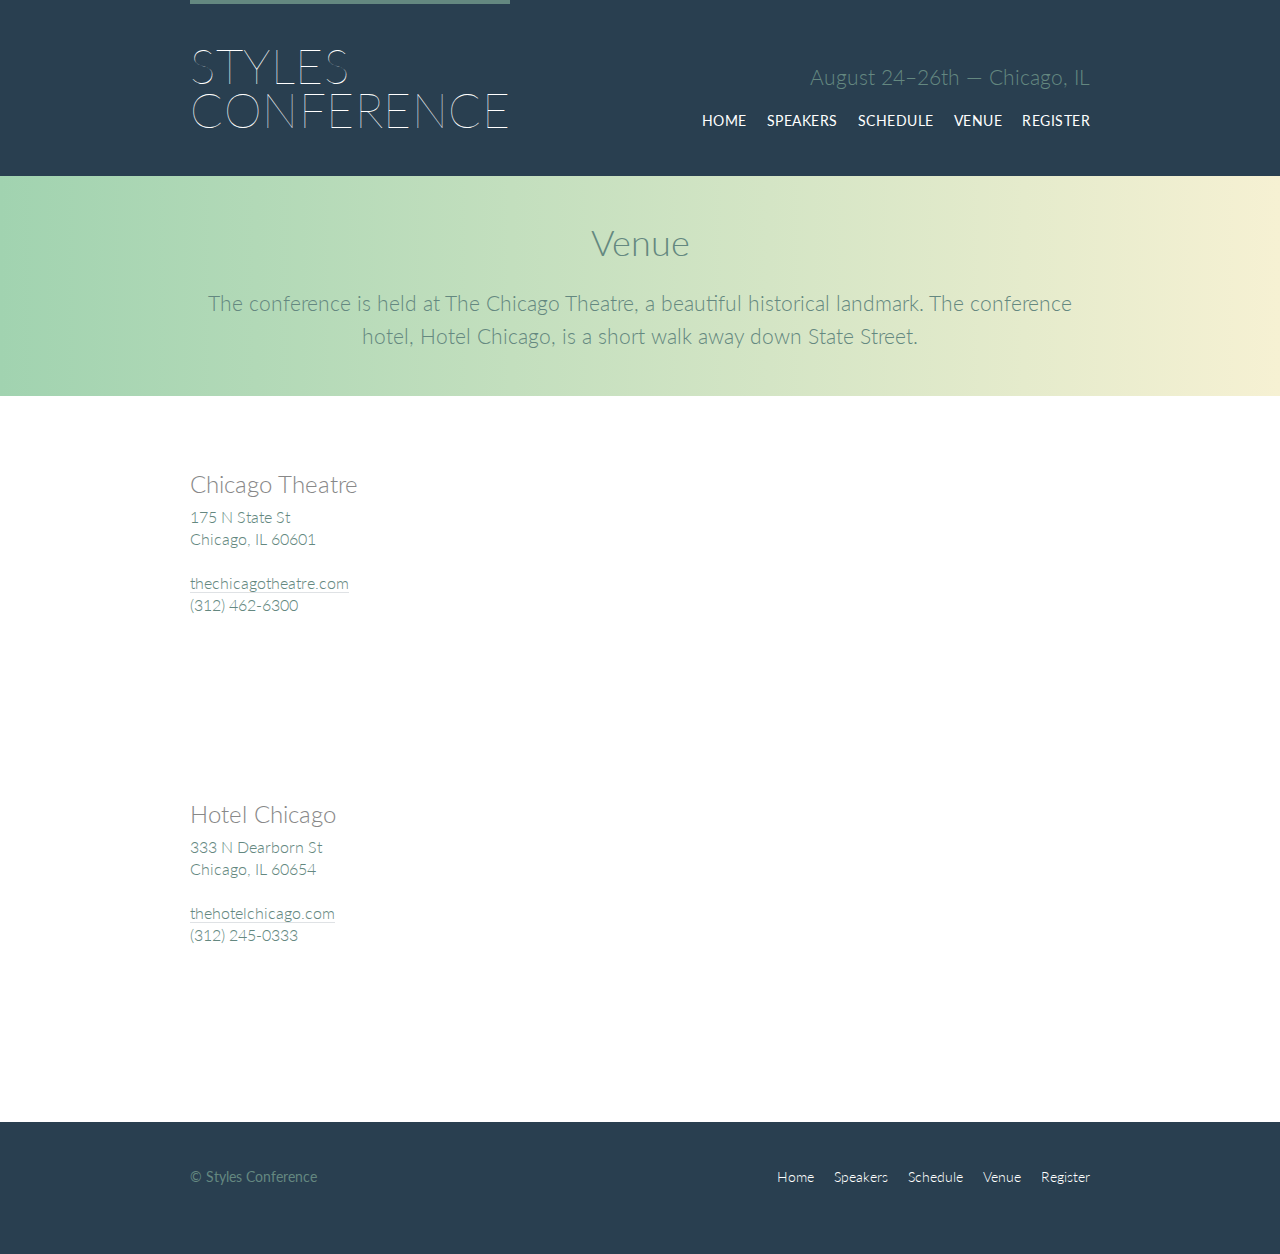
<file: venue.html>
<!DOCTYPE html>

<html lang="en">
  <head>
    <meta charset="utf-8">
    <title>Styles Conference</title>
    <link rel="stylesheet" href="assets/stylesheets/main.css">
    <link rel="stylesheet"
  href="http://fonts.googleapis.com/css?family=Lato:100,300,400">
  </head>

  <body>

    <!-- Header -->

    <header class="primary-header container group">

      <h1 class="logo">
        <a href="index.html">Styles <br> Conference</a>
      </h1>

      <h3 class="tagline">August 24&ndash;26th &mdash; Chicago, IL</h3>

      <nav class="nav primary-nav">
        <ul>
          <li><a href="index.html">Home</a></li><!--
          --><li><a href="speakers.html">Speakers</a></li><!--
          --><li><a href="schedule.html">Schedule</a></li><!--
          --><li><a href="venue.html">Venue</a></li><!--
          --><li><a href="register.html">Register</a></li>
        </ul>
      </nav>

    </header>

    <!-- Lead -->

    <section class="row-alt">
      <div class="lead container">

        <h1>Venue</h1>

        <p>The conference is held at The Chicago Theatre, a beautiful historical landmark. The conference hotel, Hotel Chicago, is a short walk away down State Street.</p>

      </div>
    </section>

    <!-- Main content -->

    <section class="row">
      <div class="grid">

    <!-- Chicago Theatre -->

         <section class="venue-theatre">

           <div class="col-1-3">
             <h2>Chicago Theatre</h2>
             <p>175 N State St <br> Chicago, IL 60601</p>
             <p><a href="http://www.thechicagotheatre.com/">thechicagotheatre.com</a> <br> (312) 462-6300</p>
           </div><!--

           --><iframe class="venue-map col-2-3" src="https://www.google.com/maps/embed?pb=!1m5!3m3!1m2!1s0x880e2ca55810a493%3A0x4700ddf60fcbfad6!2schicago+theatre!5e0!3m2!1sen!2sus!4v1388701393606"></iframe>

         </section>

         <!-- Hotel Chicago -->

         <section class="venue-hotel">

           <div class="col-1-3">
             <h2>Hotel Chicago</h2>
             <p>333 N Dearborn St <br> Chicago, IL 60654</p>
             <p><a href="http://thehotelchicago.com/">thehotelchicago.com</a> <br> (312) 245-0333</p>
           </div><!--

           --><iframe class="venue-map col-2-3" src="https://www.google.com/maps/embed?pb=!1m5!3m3!1m2!1s0x880e2cb1da049173%3A0xa5c91d255a775f0b!2sHotel+Sax+Chicago%2C+North+Dearborn+Street%2C+Chicago%2C+IL!5e0!3m2!1sen!2sus!4v1388702493978"></iframe>

         </section>

      </div>

    </section>

    <footer class="primary-footer container group">
      <small>&copy; Styles Conference</small>
      <nav class="nav">
        <ul>
          <li><a href="index.html">Home</a></li><!--
          --><li><a href="speakers.html">Speakers</a></li><!--
          --><li><a href="schedule.html">Schedule</a></li><!--
          --><li><a href="venue.html">Venue</a></li><!--
          --><li><a href="register.html">Register</a></li>
        </ul>
      </nav>
    </footer>
  </body>
</html>
</file>
<file: assets/stylesheets/main.css>
/* http://meyerweb.com/eric/tools/css/reset/
   v2.0 | 20110126
   License: none (public domain)
*/

html, body, div, span, applet, object, iframe,
h1, h2, h3, h4, h5, h6, p, blockquote, pre,
a, abbr, acronym, address, big, cite, code,
del, dfn, em, img, ins, kbd, q, s, samp,
small, strike, strong, sub, sup, tt, var,
b, u, i, center,
dl, dt, dd, ol, ul, li,
fieldset, form, label, legend,
table, caption, tbody, tfoot, thead, tr, th, td,
article, aside, canvas, details, embed,
figure, figcaption, footer, header, hgroup,
menu, nav, output, ruby, section, summary,
time, mark, audio, video {
	margin: 0;
	padding: 0;
	border: 0;
	font-size: 100%;
	font: inherit;
	vertical-align: baseline;
}
/* HTML5 display-role reset for older browsers */
article, aside, details, figcaption, figure,
footer, header, hgroup, menu, nav, section {
	display: block;
}
body {
	line-height: 1;
}
ol, ul {
	list-style: none;
}
blockquote, q {
	quotes: none;
}
blockquote:before, blockquote:after,
q:before, q:after {
	content: '';
	content: none;
}
table {
	border-collapse: collapse;
	border-spacing: 0;
}
/*
  ========================================
  Custom styles
  ========================================
*/

body {
	background: #293f50;
	color: #888;
	font: 300 16px/22px "Lato", "Open Sans", "Helvetica Neue", Helvetica, Arial, sans-serif;
}
strong {
	font-weight: 400;
}
cite, em {
	font-style: italic;
}

.logo {
	border-top: 4px solid #648880;
	float: left;
	font-size: 48px;
	font-weight: 100;
	letter-spacing: .5px;
	line-height: 44px;
	padding: 40px 0 22px 0;
	text-transform: uppercase;
}
.tagline {
	margin: 66px 0 22px 0;
	text-align: right;
}
.primary-nav {
	font-size: 14px;
	font-weight: 400;
	letter-spacing: .5px;
	text-transform: uppercase;
}
.primary-header a,
.primary-footer a {
	color: #fff;
}
.primary-header a:hover,
.primary-footer a:hover, {
	color: #648880
}
.primary-footer {
	color: #648880;
	font-size: 14px;
	padding-bottom: 44px;
	padding-top: 44px;
}
.primary-footer small {
	float: left;
	font-weight: 400;
}
.teaser a:hover h3 {
	color: #a9b2b9
}
/*
  ========================================
  Grid
  ========================================
*/
*,
*:before,
*:after {
	-webkit-box-sizing: border-box;
	-moz-box-sizing: border-box;
	box-sizing: border-box;
}

.container,
.grid {
	margin: 0 auto;
	width: 960px;
}
.container {
	padding-left: 30px;
	padding-right: 30px;
}
.grid,
.col-1-3,
.col-2-3 {
	padding-left: 15px;
	padding-right: 15px;
}
.col-1-3,
.col-2-3 {
	display: inline-block;
	vertical-align: top;
}
.col-1-3 {
	width: 33%;
}
.col-2-3 {
	width: 66.66%;
}
/*
  ========================================
  Clearfix
  ========================================
*/

.group:before,
.group:after {
  content: "";
  display: table;
}
.group:after {
  clear: both;
}
.group {
  clear: both;
  *zoom: 1;
}

/*
  ========================================
  Rows
  ========================================
*/
.row,
.row-alt {
	min-width: 960px;
}
.row {
	background: #fff;
	padding: 66px 0 44px 0;
}
.row-alt {
	background: #cb32c1;
	background: -webkit-linear-gradient(to right, #a1d3b0, #f6f1d3);
	background: -moz-linear-gradient(to right, #a1d3b0, #f6f1d3);
	background: linear-gradient(to right, #a1d3b0, #f6f1d3);
	padding: 44px 0 22px 0;
}
/*
  ========================================
  Typography
  ========================================
*/

h1, h3, h4, h5, p ,nav{
	margin-bottom: 22px;
	color: #648880;
}
h1 {
	font-size: 36px;
	line-height: 44px;
}
h2 {
	font-size: 24px;
	line-height: 44px;
}
h3 {
	font-size: 21px;
}
h4 {
	font-size: 18px;
}
h5 {
	color: #a9b2b9;
	font-size: 14px;
	font-weight: 400;
	text-transform: uppercase;
}
/*
  ========================================
  Leads
  ========================================
*/
.lead {
	text-align: center;
}
.lead p {
	font-size: 21px;
	line-height: 33px;
}
/*
  ========================================
  Buttons
  ========================================
*/

.btn {
	border-radius: 5px;
	color: #fff;
	cursor: pointer;
	display: inline-block;
	font-weight: 400;
	letter-spacing: .5px;
	margin: 0;
	text-transform: uppercase;
}

.btn-alt {
	border: 1px solid #fff;
	padding: 10px 30px;
}
.btn-alt:hover {
	background: #fff;
	color: #648880
}

/*
  ========================================
  Home
  ========================================
*/

.hero {
	color: #fff;
	line-height: 44px;
	padding: 22px 80px 66px 80px;
	text-align: center;
}
.hero h2 {
	font-size: 36px;
}
.hero p {
	font-size: 24px;
	font-weight: 100;
}
.teaser img {
	border-radius: 5px;
	display: block;
	margin-bottom: 22px;
	max-width: 100%
}
/*
  ========================================
  Links
  ========================================
*/
a {
	color: #648880;
	text-decoration: none;
}
a:hover {
	color: #a9b2b9;
}
p a {
	border-bottom: 1px solid #dfe2e5
}

/*
  ========================================
  Navigation
  ========================================
*/

.nav {
	text-align: right;
}
.nav li {
	display: inline-block;
	margin: 0 10px;
	vertical-align: top;
}
.nav li:last-child {
	margin-right: 0;
}

/*
  ========================================
  Speakers
  ========================================
*/

.speaker-info {
  border: 1px solid #dfe2e5;
  border-radius: 5px;
  margin-top: 88px;
  padding: 22px;
  text-align: center;
}
.speaker {
  margin-bottom: 44px;
}
.speaker-info img {
	border-radius: 50%;
	height: 130px;
	margin: -66px 0 22px 0;
	vertical-align: top;
}

/*
  ========================================
  Venue
  ========================================
*/

.venue-theatre {
	margin-bottom: 66px;
}
.venue-hotel {
	margin-bottom: 22px;
}
.venue-map {
	height: 264px;
}
/*
  ========================================
  Register
  ========================================
*/
.why-attend {
	list-style: square;
	margin: 0 0 22px 30;
}
form {
	margin-bottom: 22px;
}
input,
select,
textarea {
	font: 200 16px/22px "Lato", "Open Sans", "Helvetica Neue", Helvetica, Arial, sans-serif;
}
.register-group label {
	color: #648880
	cursor: pointer;
	font-weight: 400;
}
.register-group input,
.register-group select,
.register-group textarea {
	border: 1px solid #c6c9cc;
	border-radius: 5px;
	color: #88;
	display: block;
	margin: 5px 0 27px 0;
	padding: 5px 8px;
}
.register-group input,
.register-group textarea {
	width: 100%;
}
.register-group select {
	height: 34px;
	width: 60px;
}
.register-group textarea {
	height: 78px;
}
.btn-default {
	border: 0;
	background: #648880;
	padding: 11px 30px;
	font-size:14px;
}
.btn-default:hover {
	background:#77a198;
}
/*
  ========================================
  Schedule
  ========================================
*/
table {
	margin-bottom: 44px;
	width:100%;
}
table:last-child {
	margin-bottom: 0;
}
th,
td {
	padding-bottom: 22px;
	vertical-align: top;
}
th {
	padding-right: 45px;
	text-align: right;
	width: 20%;
}
td {
	width: 40%;
}
thead {
	line-height: 44px;
}
thead th {
	color: #648880;
	font-size: 24px;
}
tbody th {
	color: #a9b2b9
	font-size: 14px;
	font-weight: 400;
	padding-top: 22px;
	text-transform: uppercase;
}
tbody td {
	border-top: 1px solid #dfe2e5;
	padding-top: 21px;
}
tbody td:first-of-type {
	padding-left: 15px;
}
tbody td:last-of-type {
	padding-left: 15px;
}
tbody td:only-of-type {
	padding-left: 0;
	padding-right: 0;
}
table a {
	color: 888;
}
table h4 {
	margin-bottom: 0;
}
.schedule-offset {
	color: #a9b2b9;
}
</file>
